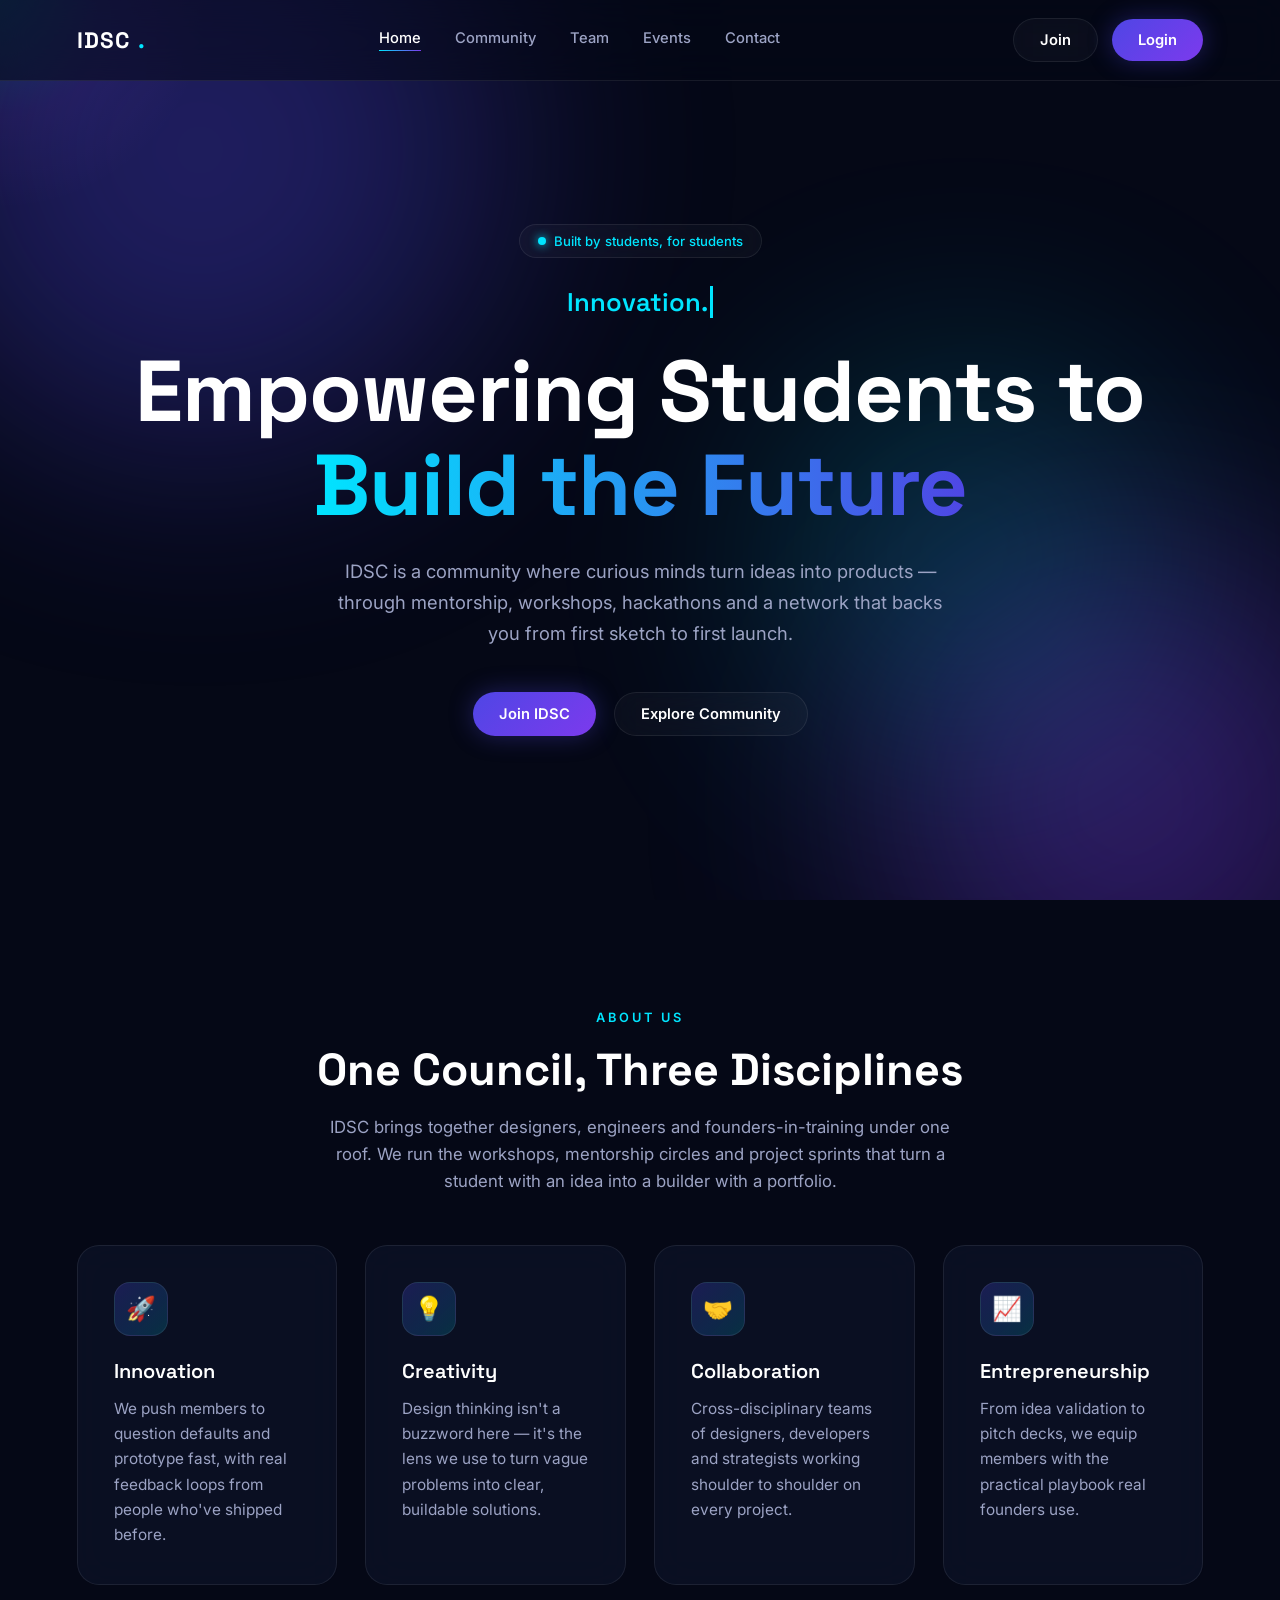
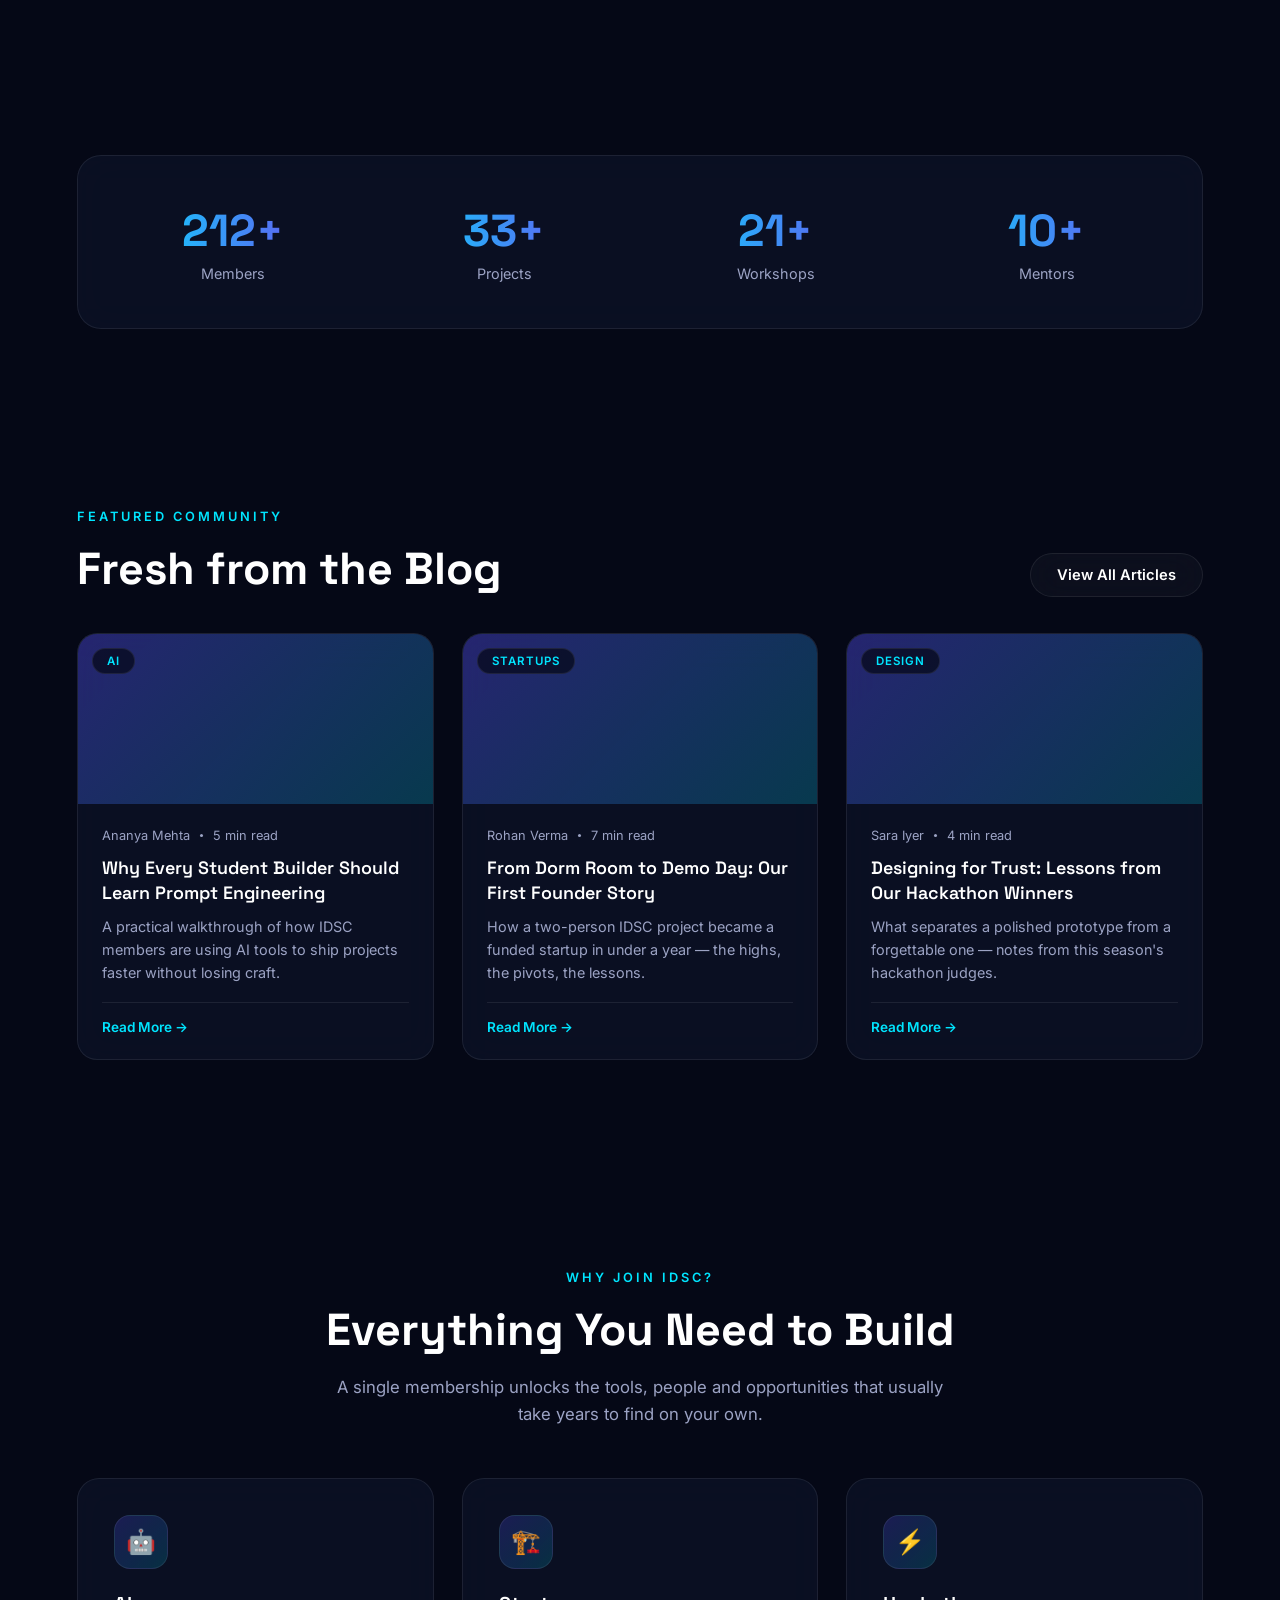
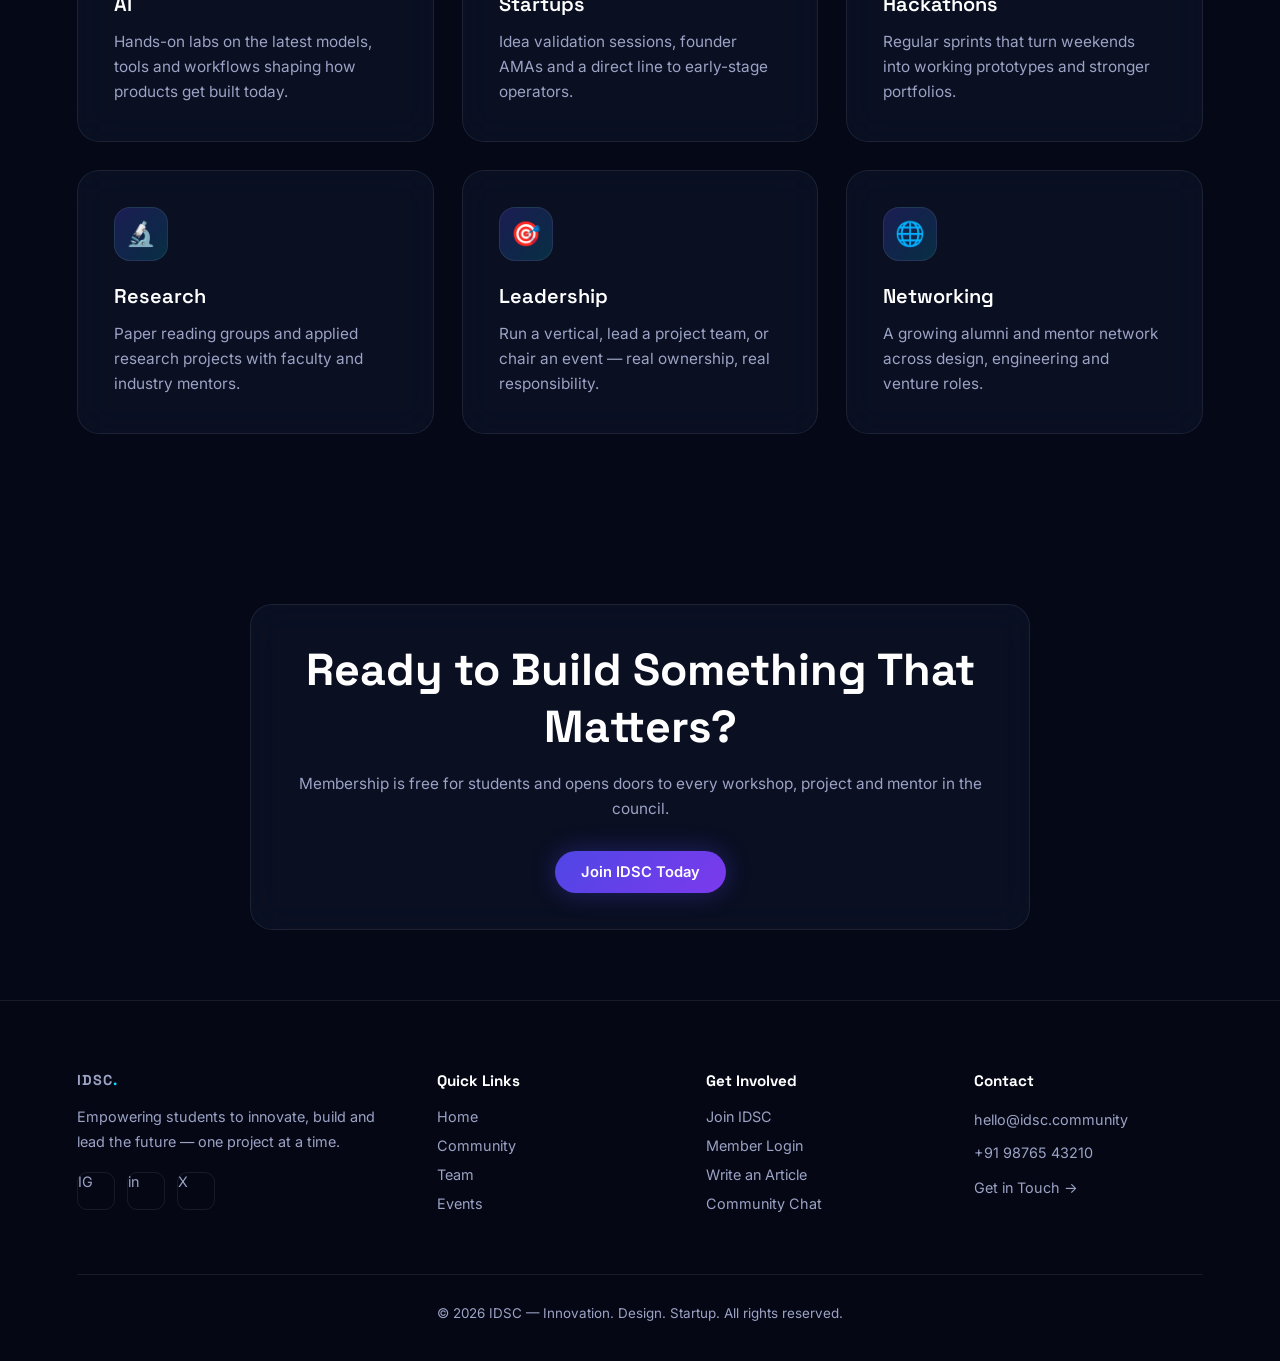
<file: index.html>
<!DOCTYPE html>
<html lang="en">
<head>
<meta charset="UTF-8">
<meta name="viewport" content="width=device-width, initial-scale=1.0">
<title>IDSC | Innovation. Design. Startup.</title>
<meta name="description" content="IDSC empowers students to innovate, build and lead the future through community, mentorship and hands-on projects.">
<link rel="stylesheet" href="style.css">
</head>
<body>
<div id="loader"><span>IDSC.</span></div>
<div id="page-transition"></div>
<div class="cursor-glow"></div>
<div class="bg-fx">
    <div class="blob blob-1"></div>
    <div class="blob blob-2"></div>
    <div class="blob blob-3"></div>
</div>

<nav>
    <a href="index.html" class="brand">IDSC<span class="brand-dot">.</span></a>
    <div class="nav-links">
        <a href="index.html" class="active">Home</a>
        <a href="community.html">Community</a>
        <a href="team.html">Team</a>
        <a href="events.html">Events</a>
        <a href="contact.html">Contact</a>
    </div>
    <div class="nav-actions">
        <a href="join.html" class="btn-outline">Join</a>
        <a href="login.html" class="btn-primary">Login</a>
    </div>
    <div class="hamburger"><span></span><span></span><span></span></div>
</nav>

<main>
    <section class="hero">
        <div class="hero-eyebrow"><span class="pulse"></span> Built by students, for students</div>
        <div class="typing-line" data-words='["Innovation.", "Design.", "Startup."]'></div>
        <h1>Empowering Students to <span class="gradient">Build the Future</span></h1>
        <p class="sub">IDSC is a community where curious minds turn ideas into products — through mentorship, workshops, hackathons and a network that backs you from first sketch to first launch.</p>
        <div class="hero-btns">
            <a href="join.html" class="btn-primary">Join IDSC</a>
            <a href="community.html" class="btn-outline">Explore Community</a>
        </div>
    </section>

    <section class="section">
        <span class="eyebrow center">About Us</span>
        <h2 class="section-title center">One Council, Three Disciplines</h2>
        <p class="section-sub center">IDSC brings together designers, engineers and founders-in-training under one roof. We run the workshops, mentorship circles and project sprints that turn a student with an idea into a builder with a portfolio.</p>
        <div class="grid grid-4 reveal">
            <div class="card">
                <div class="card-icon">🚀</div>
                <h3>Innovation</h3>
                <p>We push members to question defaults and prototype fast, with real feedback loops from people who've shipped before.</p>
            </div>
            <div class="card">
                <div class="card-icon">💡</div>
                <h3>Creativity</h3>
                <p>Design thinking isn't a buzzword here — it's the lens we use to turn vague problems into clear, buildable solutions.</p>
            </div>
            <div class="card">
                <div class="card-icon">🤝</div>
                <h3>Collaboration</h3>
                <p>Cross-disciplinary teams of designers, developers and strategists working shoulder to shoulder on every project.</p>
            </div>
            <div class="card">
                <div class="card-icon">📈</div>
                <h3>Entrepreneurship</h3>
                <p>From idea validation to pitch decks, we equip members with the practical playbook real founders use.</p>
            </div>
        </div>
    </section>

    <section class="section-tight">
        <div class="stats-bar reveal-zoom">
            <div class="stat"><div class="stat-num" data-count="250" data-suffix="+">0</div><div class="stat-label">Members</div></div>
            <div class="stat"><div class="stat-num" data-count="40" data-suffix="+">0</div><div class="stat-label">Projects</div></div>
            <div class="stat"><div class="stat-num" data-count="25" data-suffix="+">0</div><div class="stat-label">Workshops</div></div>
            <div class="stat"><div class="stat-num" data-count="12" data-suffix="+">0</div><div class="stat-label">Mentors</div></div>
        </div>
    </section>

    <section class="section">
        <div style="display:flex; justify-content:space-between; align-items:flex-end; flex-wrap:wrap; gap:20px; margin-bottom:36px;">
            <div>
                <span class="eyebrow">Featured Community</span>
                <h2 class="section-title" style="margin-bottom:0;">Fresh from the Blog</h2>
            </div>
            <a href="community.html" class="btn-outline">View All Articles</a>
        </div>
        <div class="grid grid-3 reveal">
            <div class="article-card">
                <div class="article-thumb"><span class="article-cat">AI</span></div>
                <div class="article-body">
                    <div class="article-meta"><span>Ananya Mehta</span><span class="dot"></span><span>5 min read</span></div>
                    <h3 class="article-title">Why Every Student Builder Should Learn Prompt Engineering</h3>
                    <p class="article-excerpt">A practical walkthrough of how IDSC members are using AI tools to ship projects faster without losing craft.</p>
                    <div class="article-footer"><a href="community.html" class="read-more">Read More →</a></div>
                </div>
            </div>
            <div class="article-card">
                <div class="article-thumb"><span class="article-cat">Startups</span></div>
                <div class="article-body">
                    <div class="article-meta"><span>Rohan Verma</span><span class="dot"></span><span>7 min read</span></div>
                    <h3 class="article-title">From Dorm Room to Demo Day: Our First Founder Story</h3>
                    <p class="article-excerpt">How a two-person IDSC project became a funded startup in under a year — the highs, the pivots, the lessons.</p>
                    <div class="article-footer"><a href="community.html" class="read-more">Read More →</a></div>
                </div>
            </div>
            <div class="article-card">
                <div class="article-thumb"><span class="article-cat">Design</span></div>
                <div class="article-body">
                    <div class="article-meta"><span>Sara Iyer</span><span class="dot"></span><span>4 min read</span></div>
                    <h3 class="article-title">Designing for Trust: Lessons from Our Hackathon Winners</h3>
                    <p class="article-excerpt">What separates a polished prototype from a forgettable one — notes from this season's hackathon judges.</p>
                    <div class="article-footer"><a href="community.html" class="read-more">Read More →</a></div>
                </div>
            </div>
        </div>
    </section>

    <section class="section">
        <span class="eyebrow center">Why Join IDSC?</span>
        <h2 class="section-title center">Everything You Need to Build</h2>
        <p class="section-sub center">A single membership unlocks the tools, people and opportunities that usually take years to find on your own.</p>
        <div class="grid grid-3 reveal">
            <div class="card"><div class="card-icon">🤖</div><h3>AI</h3><p>Hands-on labs on the latest models, tools and workflows shaping how products get built today.</p></div>
            <div class="card"><div class="card-icon">🏗️</div><h3>Startups</h3><p>Idea validation sessions, founder AMAs and a direct line to early-stage operators.</p></div>
            <div class="card"><div class="card-icon">⚡</div><h3>Hackathons</h3><p>Regular sprints that turn weekends into working prototypes and stronger portfolios.</p></div>
            <div class="card"><div class="card-icon">🔬</div><h3>Research</h3><p>Paper reading groups and applied research projects with faculty and industry mentors.</p></div>
            <div class="card"><div class="card-icon">🎯</div><h3>Leadership</h3><p>Run a vertical, lead a project team, or chair an event — real ownership, real responsibility.</p></div>
            <div class="card"><div class="card-icon">🌐</div><h3>Networking</h3><p>A growing alumni and mentor network across design, engineering and venture roles.</p></div>
        </div>
    </section>

    <section class="section-tight">
        <div class="card center reveal-zoom" style="max-width:780px;">
            <h2 class="section-title">Ready to Build Something That Matters?</h2>
            <p class="card-text" style="color:var(--text-muted); margin-bottom:30px;">Membership is free for students and opens doors to every workshop, project and mentor in the council.</p>
            <a href="join.html" class="btn-primary">Join IDSC Today</a>
        </div>
    </section>
</main>

<footer>
    <div class="footer-grid">
        <div class="footer-col">
            <a href="index.html" class="brand">IDSC<span class="brand-dot">.</span></a>
            <p style="margin-top:16px;">Empowering students to innovate, build and lead the future — one project at a time.</p>
            <div class="social-row">
                <a href="#" class="social-icon" aria-label="Instagram">IG</a>
                <a href="#" class="social-icon" aria-label="LinkedIn">in</a>
                <a href="#" class="social-icon" aria-label="X">X</a>
            </div>
        </div>
        <div class="footer-col">
            <h4>Quick Links</h4>
            <a href="index.html">Home</a>
            <a href="community.html">Community</a>
            <a href="team.html">Team</a>
            <a href="events.html">Events</a>
        </div>
        <div class="footer-col">
            <h4>Get Involved</h4>
            <a href="join.html">Join IDSC</a>
            <a href="login.html">Member Login</a>
            <a href="write-article.html">Write an Article</a>
            <a href="chat.html">Community Chat</a>
        </div>
        <div class="footer-col">
            <h4>Contact</h4>
            <p>hello@idsc.community</p>
            <p style="margin-top:8px;">+91 98765 43210</p>
            <a href="contact.html" style="margin-top:14px;">Get in Touch →</a>
        </div>
    </div>
    <div class="footer-bottom">&copy; 2026 IDSC — Innovation. Design. Startup. All rights reserved.</div>
</footer>

<script src="script.js"></script>
</body>
</html>
</file>
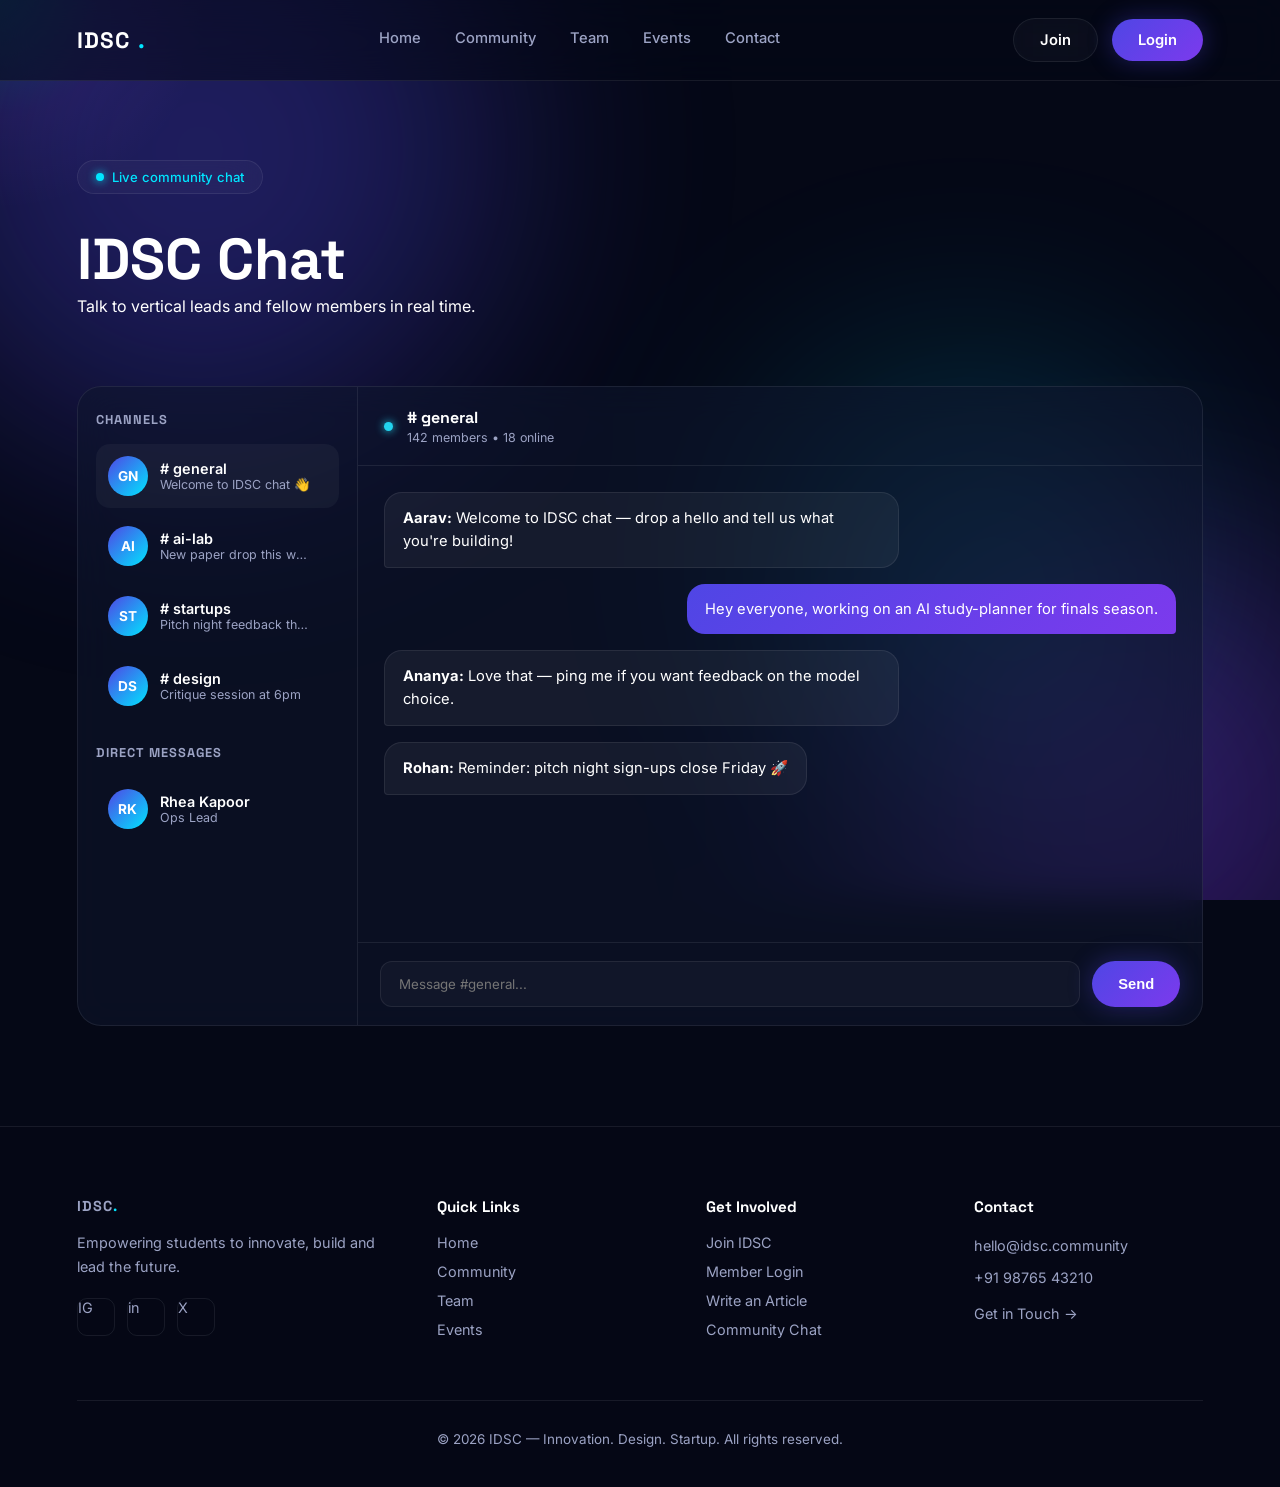
<file: chat.html>
<!DOCTYPE html>
<html lang="en">
<head>
<meta charset="UTF-8">
<meta name="viewport" content="width=device-width, initial-scale=1.0">
<title>Chat | IDSC</title>
<link rel="stylesheet" href="style.css">
</head>
<body>
<div id="loader"><span>IDSC.</span></div>
<div id="page-transition"></div>
<div class="cursor-glow"></div>
<div class="bg-fx"><div class="blob blob-1"></div><div class="blob blob-2"></div><div class="blob blob-3"></div></div>

<nav>
    <a href="index.html" class="brand">IDSC<span class="brand-dot">.</span></a>
    <div class="nav-links">
        <a href="index.html">Home</a>
        <a href="community.html">Community</a>
        <a href="team.html">Team</a>
        <a href="events.html">Events</a>
        <a href="contact.html">Contact</a>
    </div>
    <div class="nav-actions">
        <a href="join.html" class="btn-outline">Join</a>
        <a href="login.html" class="btn-primary">Login</a>
    </div>
    <div class="hamburger"><span></span><span></span><span></span></div>
</nav>

<main>
    <section class="hero-small" style="min-height:30vh;">
        <div class="hero-eyebrow"><span class="pulse"></span> Live community chat</div>
        <h1>IDSC <span class="gradient">Chat</span></h1>
        <p class="sub">Talk to vertical leads and fellow members in real time.</p>
    </section>

    <section class="section" style="padding-top:0;">
        <div class="chat-shell reveal-zoom">
            <div class="chat-sidebar">
                <h4>Channels</h4>
                <div class="chat-contact active">
                    <div class="chat-avatar">GN</div>
                    <div><div class="chat-contact-name"># general</div><div class="chat-contact-msg">Welcome to IDSC chat 👋</div></div>
                </div>
                <div class="chat-contact">
                    <div class="chat-avatar">AI</div>
                    <div><div class="chat-contact-name"># ai-lab</div><div class="chat-contact-msg">New paper drop this week</div></div>
                </div>
                <div class="chat-contact">
                    <div class="chat-avatar">ST</div>
                    <div><div class="chat-contact-name"># startups</div><div class="chat-contact-msg">Pitch night feedback thread</div></div>
                </div>
                <div class="chat-contact">
                    <div class="chat-avatar">DS</div>
                    <div><div class="chat-contact-name"># design</div><div class="chat-contact-msg">Critique session at 6pm</div></div>
                </div>
                <h4 style="margin-top:26px;">Direct Messages</h4>
                <div class="chat-contact">
                    <div class="chat-avatar">RK</div>
                    <div><div class="chat-contact-name">Rhea Kapoor</div><div class="chat-contact-msg">Ops Lead</div></div>
                </div>
            </div>
            <div class="chat-main">
                <div class="chat-header">
                    <div class="online-dot"></div>
                    <div>
                        <h3 style="font-size:1rem; margin-bottom:2px;"># general</h3>
                        <p style="font-size:0.78rem; color:var(--text-muted);">142 members • 18 online</p>
                    </div>
                </div>
                <div class="chat-body">
                    <div class="msg msg-in"><strong>Aarav:</strong> Welcome to IDSC chat — drop a hello and tell us what you're building!</div>
                    <div class="msg msg-out">Hey everyone, working on an AI study-planner for finals season.</div>
                    <div class="msg msg-in"><strong>Ananya:</strong> Love that — ping me if you want feedback on the model choice.</div>
                    <div class="msg msg-in"><strong>Rohan:</strong> Reminder: pitch night sign-ups close Friday 🚀</div>
                </div>
                <div class="chat-input-row">
                    <input type="text" class="form-control" placeholder="Message #general...">
                    <button class="btn-primary">Send</button>
                </div>
            </div>
        </div>
    </section>
</main>

<footer>
    <div class="footer-grid">
        <div class="footer-col">
            <a href="index.html" class="brand">IDSC<span class="brand-dot">.</span></a>
            <p style="margin-top:16px;">Empowering students to innovate, build and lead the future.</p>
            <div class="social-row">
                <a href="#" class="social-icon" aria-label="Instagram">IG</a>
                <a href="#" class="social-icon" aria-label="LinkedIn">in</a>
                <a href="#" class="social-icon" aria-label="X">X</a>
            </div>
        </div>
        <div class="footer-col">
            <h4>Quick Links</h4>
            <a href="index.html">Home</a>
            <a href="community.html">Community</a>
            <a href="team.html">Team</a>
            <a href="events.html">Events</a>
        </div>
        <div class="footer-col">
            <h4>Get Involved</h4>
            <a href="join.html">Join IDSC</a>
            <a href="login.html">Member Login</a>
            <a href="write-article.html">Write an Article</a>
            <a href="chat.html">Community Chat</a>
        </div>
        <div class="footer-col">
            <h4>Contact</h4>
            <p>hello@idsc.community</p>
            <p style="margin-top:8px;">+91 98765 43210</p>
            <a href="contact.html" style="margin-top:14px;">Get in Touch →</a>
        </div>
    </div>
    <div class="footer-bottom">&copy; 2026 IDSC — Innovation. Design. Startup. All rights reserved.</div>
</footer>

<script src="script.js"></script>
</body>
</html>
</file>
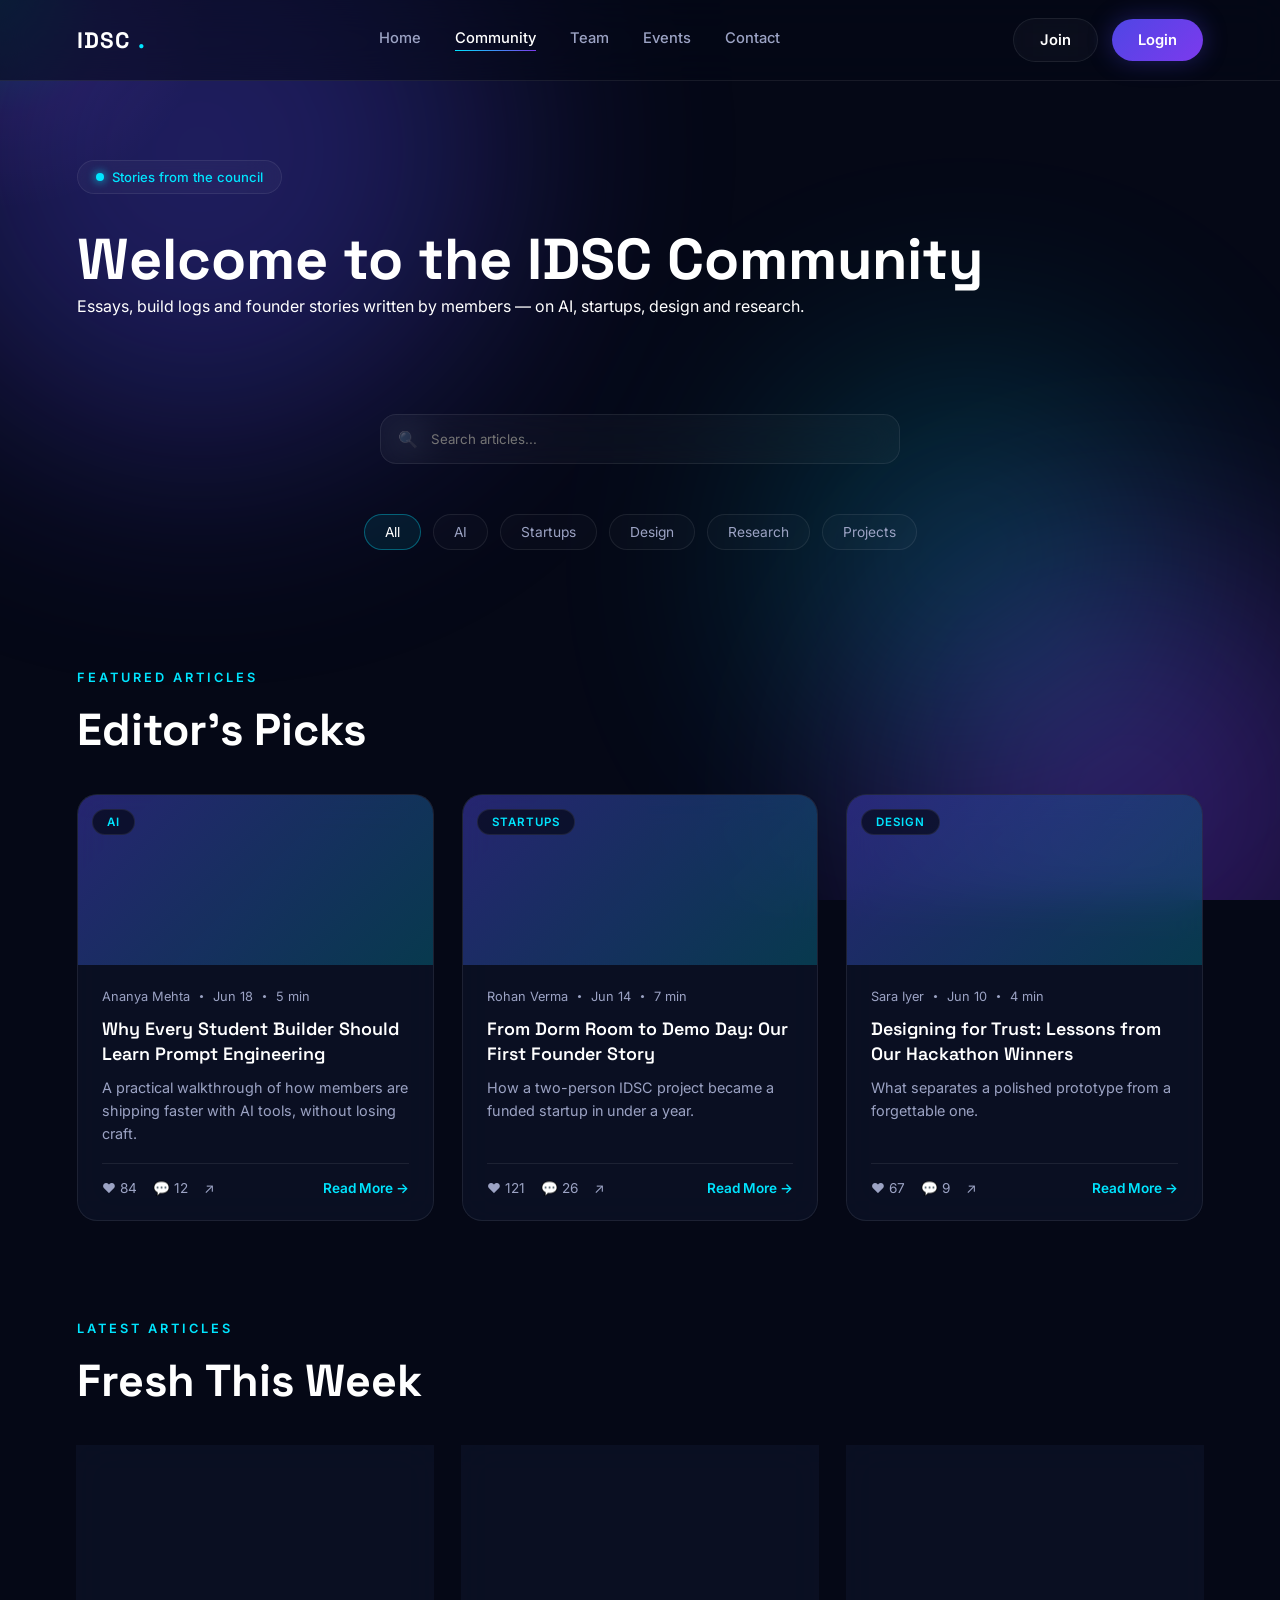
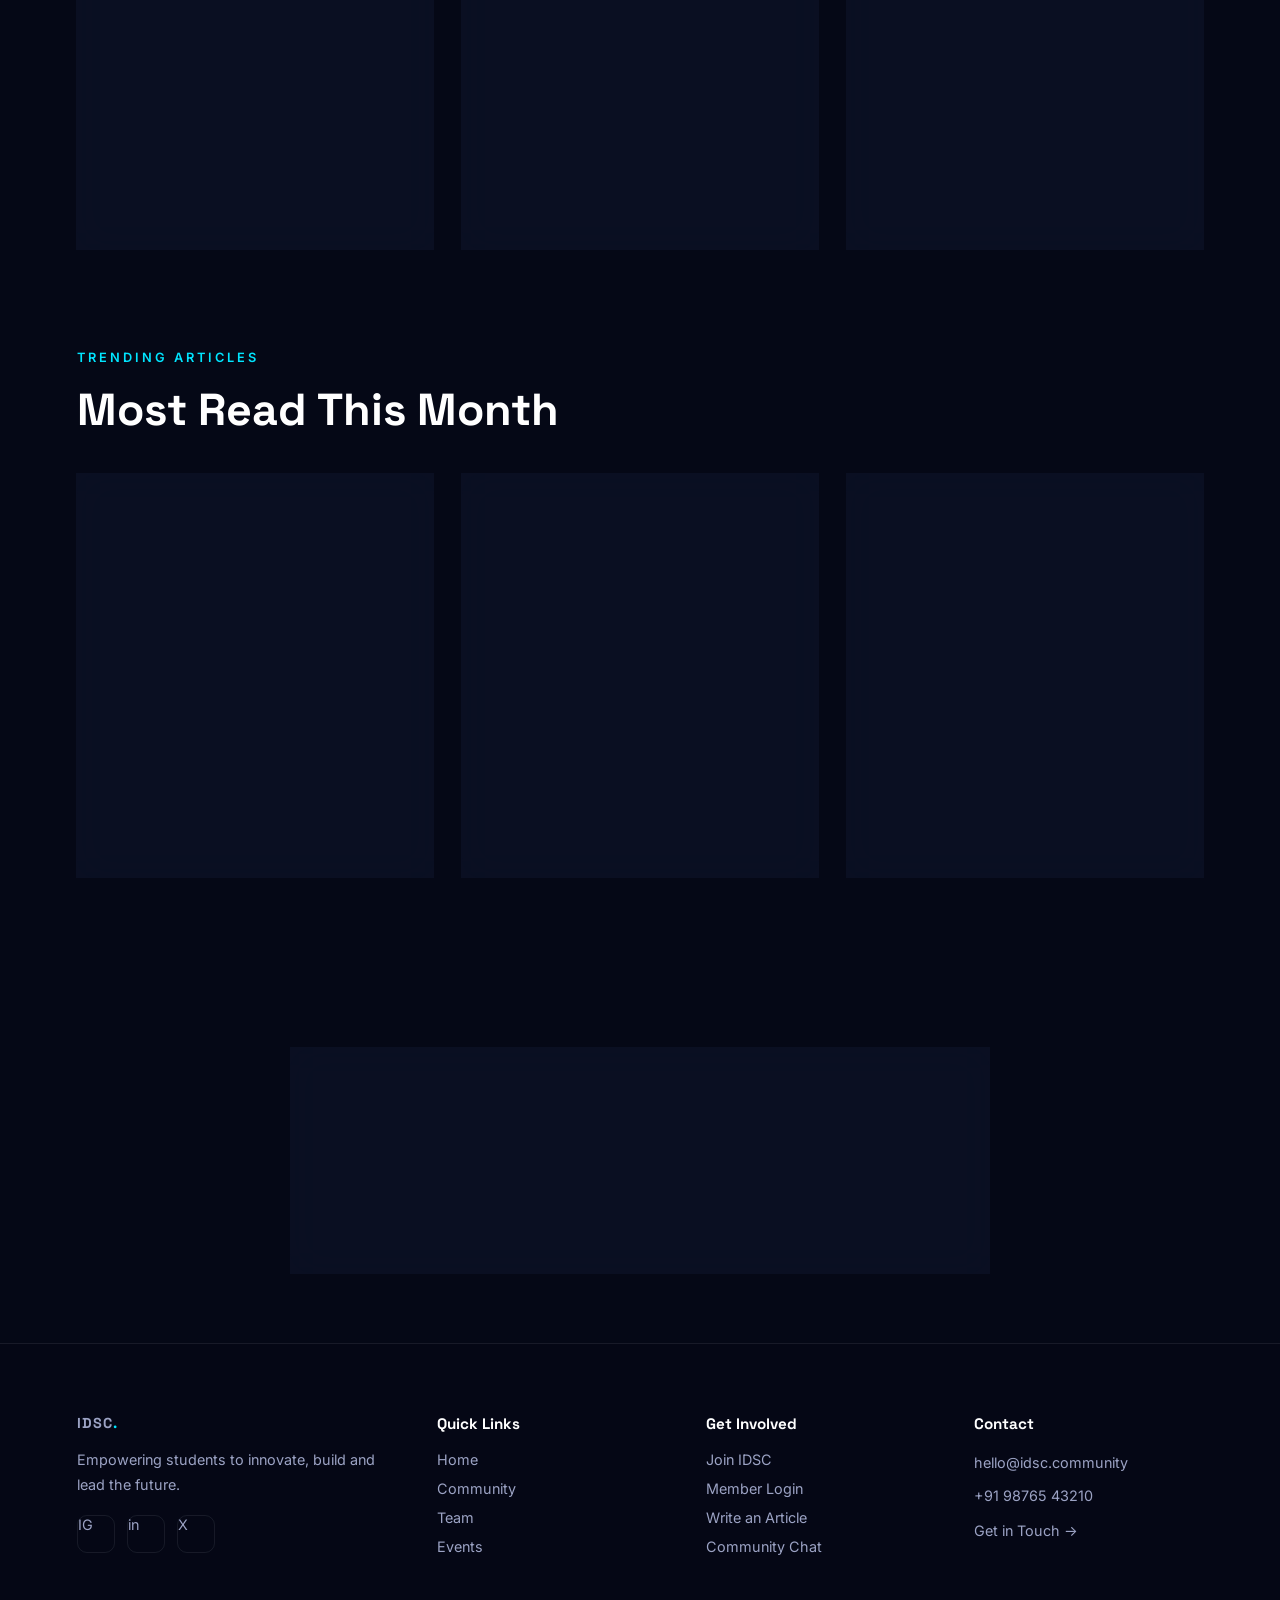
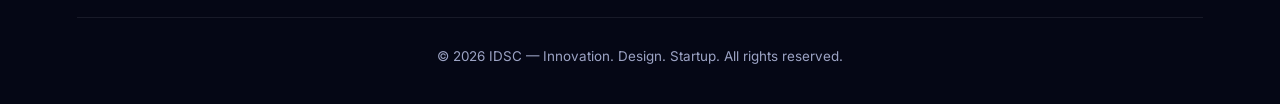
<file: community.html>
<!DOCTYPE html>
<html lang="en">
<head>
<meta charset="UTF-8">
<meta name="viewport" content="width=device-width, initial-scale=1.0">
<title>Community | IDSC</title>
<link rel="stylesheet" href="style.css">
</head>
<body>
<div id="loader"><span>IDSC.</span></div>
<div id="page-transition"></div>
<div class="cursor-glow"></div>
<div class="bg-fx"><div class="blob blob-1"></div><div class="blob blob-2"></div><div class="blob blob-3"></div></div>

<nav>
    <a href="index.html" class="brand">IDSC<span class="brand-dot">.</span></a>
    <div class="nav-links">
        <a href="index.html">Home</a>
        <a href="community.html" class="active">Community</a>
        <a href="team.html">Team</a>
        <a href="events.html">Events</a>
        <a href="contact.html">Contact</a>
    </div>
    <div class="nav-actions">
        <a href="join.html" class="btn-outline">Join</a>
        <a href="login.html" class="btn-primary">Login</a>
    </div>
    <div class="hamburger"><span></span><span></span><span></span></div>
</nav>

<main>
    <section class="hero-small" style="min-height:46vh;">
        <div class="hero-eyebrow"><span class="pulse"></span> Stories from the council</div>
        <h1>Welcome to the <span class="gradient">IDSC Community</span></h1>
        <p class="sub">Essays, build logs and founder stories written by members — on AI, startups, design and research.</p>
    </section>

    <section class="section-tight" style="padding-top:0;">
        <div class="search-bar reveal">
            <span class="search-icon">🔍</span>
            <input type="text" placeholder="Search articles...">
        </div>
        <div class="pill-row center" style="justify-content:center;">
            <div class="pill active" data-filter="all">All</div>
            <div class="pill" data-filter="ai">AI</div>
            <div class="pill" data-filter="startups">Startups</div>
            <div class="pill" data-filter="design">Design</div>
            <div class="pill" data-filter="research">Research</div>
            <div class="pill" data-filter="projects">Projects</div>
        </div>
    </section>

    <section class="section" style="padding-top:0;">
        <span class="eyebrow">Featured Articles</span>
        <h2 class="section-title" style="margin-bottom:36px;">Editor's Picks</h2>
        <div class="grid grid-3 reveal">
            <div class="article-card" data-category="ai" data-title="Why Every Student Builder Should Learn Prompt Engineering">
                <div class="article-thumb"><span class="article-cat">AI</span></div>
                <div class="article-body">
                    <div class="article-meta"><span>Ananya Mehta</span><span class="dot"></span><span>Jun 18</span><span class="dot"></span><span>5 min</span></div>
                    <h3 class="article-title">Why Every Student Builder Should Learn Prompt Engineering</h3>
                    <p class="article-excerpt">A practical walkthrough of how members are shipping faster with AI tools, without losing craft.</p>
                    <div class="article-footer">
                        <div class="article-actions"><span>♥ 84</span><span>💬 12</span><span>↗</span></div>
                        <a href="#" class="read-more">Read More →</a>
                    </div>
                </div>
            </div>
            <div class="article-card" data-category="startups" data-title="From Dorm Room to Demo Day: Our First Founder Story">
                <div class="article-thumb"><span class="article-cat">Startups</span></div>
                <div class="article-body">
                    <div class="article-meta"><span>Rohan Verma</span><span class="dot"></span><span>Jun 14</span><span class="dot"></span><span>7 min</span></div>
                    <h3 class="article-title">From Dorm Room to Demo Day: Our First Founder Story</h3>
                    <p class="article-excerpt">How a two-person IDSC project became a funded startup in under a year.</p>
                    <div class="article-footer">
                        <div class="article-actions"><span>♥ 121</span><span>💬 26</span><span>↗</span></div>
                        <a href="#" class="read-more">Read More →</a>
                    </div>
                </div>
            </div>
            <div class="article-card" data-category="design" data-title="Designing for Trust: Lessons from Our Hackathon Winners">
                <div class="article-thumb"><span class="article-cat">Design</span></div>
                <div class="article-body">
                    <div class="article-meta"><span>Sara Iyer</span><span class="dot"></span><span>Jun 10</span><span class="dot"></span><span>4 min</span></div>
                    <h3 class="article-title">Designing for Trust: Lessons from Our Hackathon Winners</h3>
                    <p class="article-excerpt">What separates a polished prototype from a forgettable one.</p>
                    <div class="article-footer">
                        <div class="article-actions"><span>♥ 67</span><span>💬 9</span><span>↗</span></div>
                        <a href="#" class="read-more">Read More →</a>
                    </div>
                </div>
            </div>
        </div>
    </section>

    <section class="section" style="padding-top:0;">
        <span class="eyebrow">Latest Articles</span>
        <h2 class="section-title" style="margin-bottom:36px;">Fresh This Week</h2>
        <div class="grid grid-3 reveal">
            <div class="article-card" data-category="research" data-title="Reading Group Notes: Diffusion Models for Beginners">
                <div class="article-thumb"><span class="article-cat">Research</span></div>
                <div class="article-body">
                    <div class="article-meta"><span>Devansh Rao</span><span class="dot"></span><span>Jun 26</span><span class="dot"></span><span>6 min</span></div>
                    <h3 class="article-title">Reading Group Notes: Diffusion Models for Beginners</h3>
                    <p class="article-excerpt">A summary of our weekly research session, written for newcomers to generative models.</p>
                    <div class="article-footer">
                        <div class="article-actions"><span>♥ 31</span><span>💬 4</span><span>↗</span></div>
                        <a href="#" class="read-more">Read More →</a>
                    </div>
                </div>
            </div>
            <div class="article-card" data-category="projects" data-title="Inside the Build: Our Campus Carpooling App">
                <div class="article-thumb"><span class="article-cat">Projects</span></div>
                <div class="article-body">
                    <div class="article-meta"><span>Priya Nair</span><span class="dot"></span><span>Jun 24</span><span class="dot"></span><span>5 min</span></div>
                    <h3 class="article-title">Inside the Build: Our Campus Carpooling App</h3>
                    <p class="article-excerpt">From whiteboard sketch to 300 active users — a project team's full build log.</p>
                    <div class="article-footer">
                        <div class="article-actions"><span>♥ 54</span><span>💬 11</span><span>↗</span></div>
                        <a href="#" class="read-more">Read More →</a>
                    </div>
                </div>
            </div>
            <div class="article-card" data-category="ai" data-title="Picking the Right Model for a Student Budget">
                <div class="article-thumb"><span class="article-cat">AI</span></div>
                <div class="article-body">
                    <div class="article-meta"><span>Karan Shah</span><span class="dot"></span><span>Jun 21</span><span class="dot"></span><span>4 min</span></div>
                    <h3 class="article-title">Picking the Right Model for a Student Budget</h3>
                    <p class="article-excerpt">A no-nonsense comparison of free and low-cost AI tools worth your time.</p>
                    <div class="article-footer">
                        <div class="article-actions"><span>♥ 42</span><span>💬 7</span><span>↗</span></div>
                        <a href="#" class="read-more">Read More →</a>
                    </div>
                </div>
            </div>
        </div>
    </section>

    <section class="section" style="padding-top:0;">
        <span class="eyebrow">Trending Articles</span>
        <h2 class="section-title" style="margin-bottom:36px;">Most Read This Month</h2>
        <div class="grid grid-3 reveal">
            <div class="article-card" data-category="startups" data-title="Pitch Decks That Actually Get Read">
                <div class="article-thumb"><span class="article-cat">Startups</span></div>
                <div class="article-body">
                    <div class="article-meta"><span>Rohan Verma</span><span class="dot"></span><span>Jun 2</span><span class="dot"></span><span>6 min</span></div>
                    <h3 class="article-title">Pitch Decks That Actually Get Read</h3>
                    <p class="article-excerpt">The slide order, word counts and one slide most founders forget.</p>
                    <div class="article-footer">
                        <div class="article-actions"><span>♥ 203</span><span>💬 38</span><span>↗</span></div>
                        <a href="#" class="read-more">Read More →</a>
                    </div>
                </div>
            </div>
            <div class="article-card" data-category="design" data-title="A Beginner's Guide to Glassmorphism">
                <div class="article-thumb"><span class="article-cat">Design</span></div>
                <div class="article-body">
                    <div class="article-meta"><span>Sara Iyer</span><span class="dot"></span><span>May 29</span><span class="dot"></span><span>5 min</span></div>
                    <h3 class="article-title">A Beginner's Guide to Glassmorphism</h3>
                    <p class="article-excerpt">Why this aesthetic keeps showing up in product design — and how to use it well.</p>
                    <div class="article-footer">
                        <div class="article-actions"><span>♥ 178</span><span>💬 21</span><span>↗</span></div>
                        <a href="#" class="read-more">Read More →</a>
                    </div>
                </div>
            </div>
            <div class="article-card" data-category="research" data-title="What Faculty-Backed Research Actually Looks Like">
                <div class="article-thumb"><span class="article-cat">Research</span></div>
                <div class="article-body">
                    <div class="article-meta"><span>Devansh Rao</span><span class="dot"></span><span>May 25</span><span class="dot"></span><span>7 min</span></div>
                    <h3 class="article-title">What Faculty-Backed Research Actually Looks Like</h3>
                    <p class="article-excerpt">Demystifying how undergrad researchers get involved in real publications.</p>
                    <div class="article-footer">
                        <div class="article-actions"><span>♥ 96</span><span>💬 14</span><span>↗</span></div>
                        <a href="#" class="read-more">Read More →</a>
                    </div>
                </div>
            </div>
        </div>
    </section>

    <section class="section-tight">
        <div class="card center reveal-zoom" style="max-width:700px;">
            <h2 class="section-title" style="font-size:2rem;">Have Something to Share?</h2>
            <p style="color:var(--text-muted); margin-bottom:28px;">Write up your project, research or startup journey for the IDSC community.</p>
            <a href="write-article.html" class="btn-primary">Write an Article</a>
        </div>
    </section>
</main>

<footer>
    <div class="footer-grid">
        <div class="footer-col">
            <a href="index.html" class="brand">IDSC<span class="brand-dot">.</span></a>
            <p style="margin-top:16px;">Empowering students to innovate, build and lead the future.</p>
            <div class="social-row">
                <a href="#" class="social-icon" aria-label="Instagram">IG</a>
                <a href="#" class="social-icon" aria-label="LinkedIn">in</a>
                <a href="#" class="social-icon" aria-label="X">X</a>
            </div>
        </div>
        <div class="footer-col">
            <h4>Quick Links</h4>
            <a href="index.html">Home</a>
            <a href="community.html">Community</a>
            <a href="team.html">Team</a>
            <a href="events.html">Events</a>
        </div>
        <div class="footer-col">
            <h4>Get Involved</h4>
            <a href="join.html">Join IDSC</a>
            <a href="login.html">Member Login</a>
            <a href="write-article.html">Write an Article</a>
            <a href="chat.html">Community Chat</a>
        </div>
        <div class="footer-col">
            <h4>Contact</h4>
            <p>hello@idsc.community</p>
            <p style="margin-top:8px;">+91 98765 43210</p>
            <a href="contact.html" style="margin-top:14px;">Get in Touch →</a>
        </div>
    </div>
    <div class="footer-bottom">&copy; 2026 IDSC — Innovation. Design. Startup. All rights reserved.</div>
</footer>

<script src="script.js"></script>
</body>
</html>
</file>
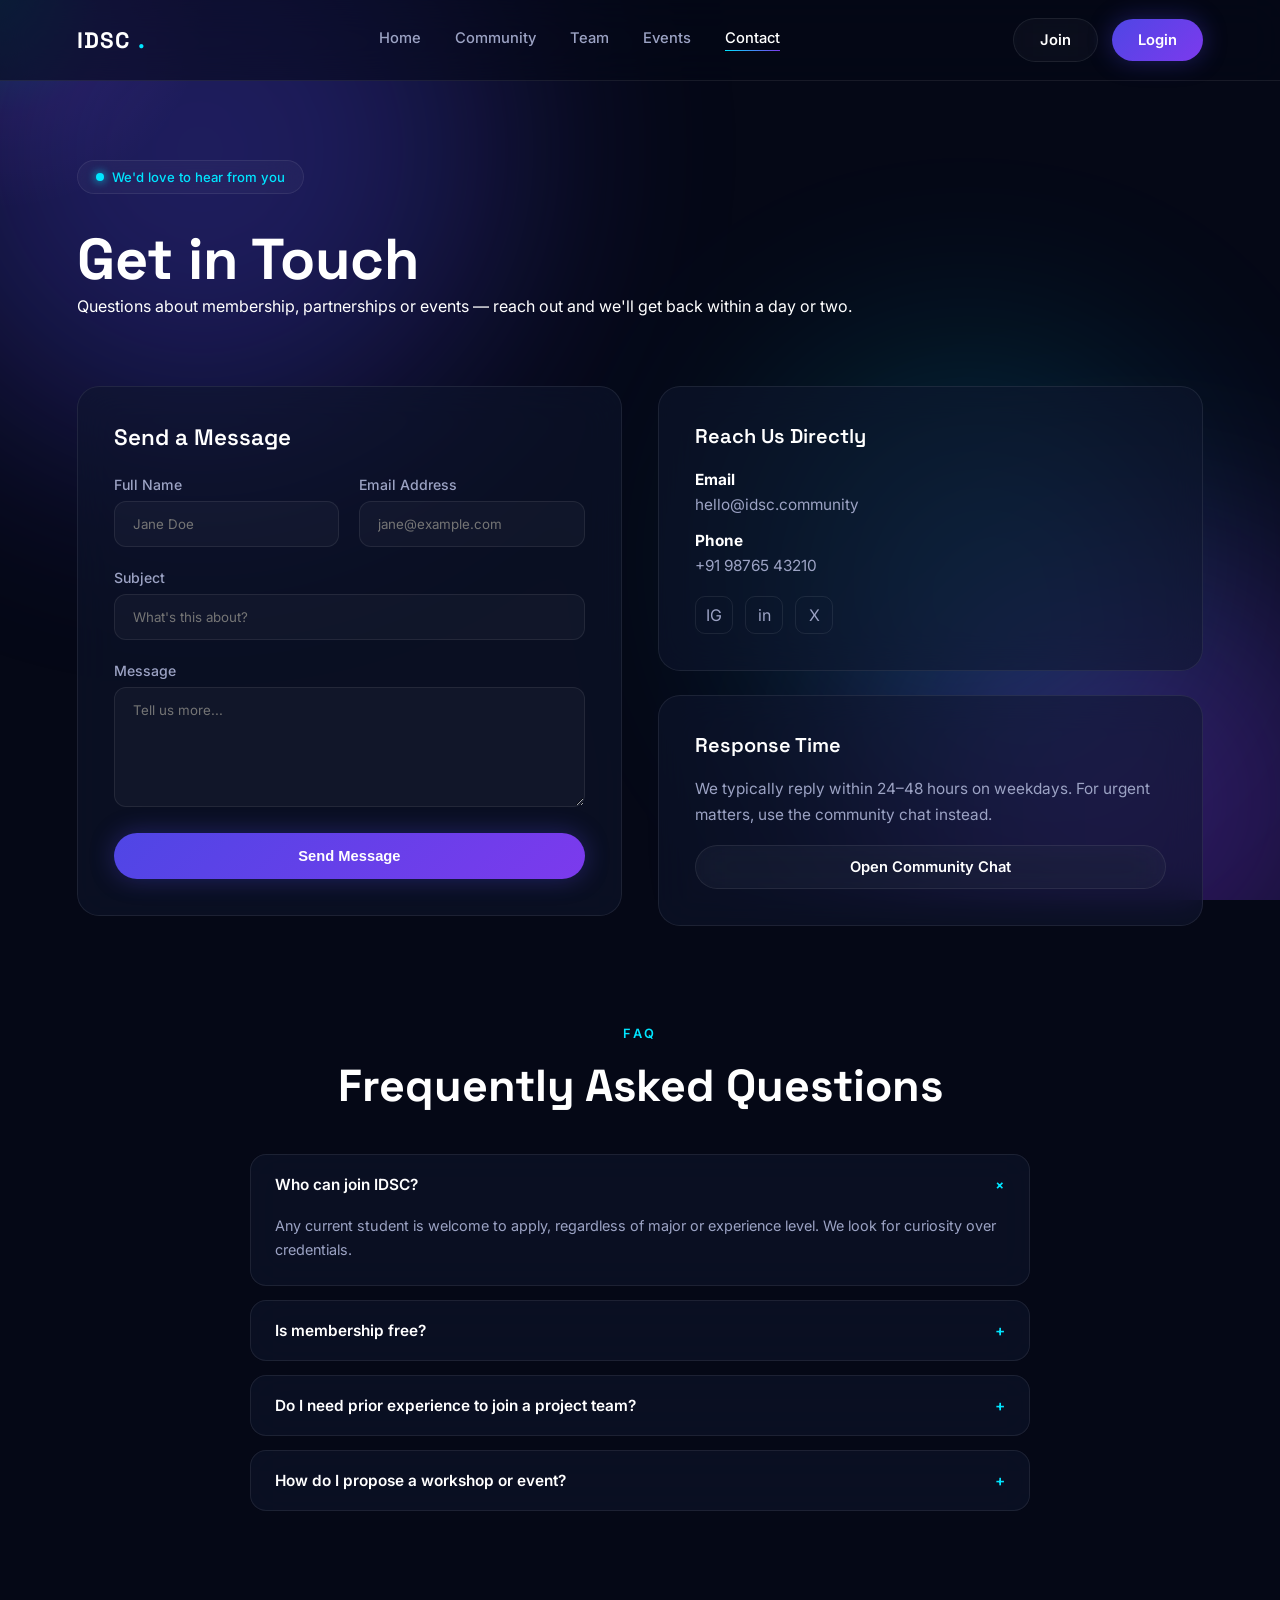
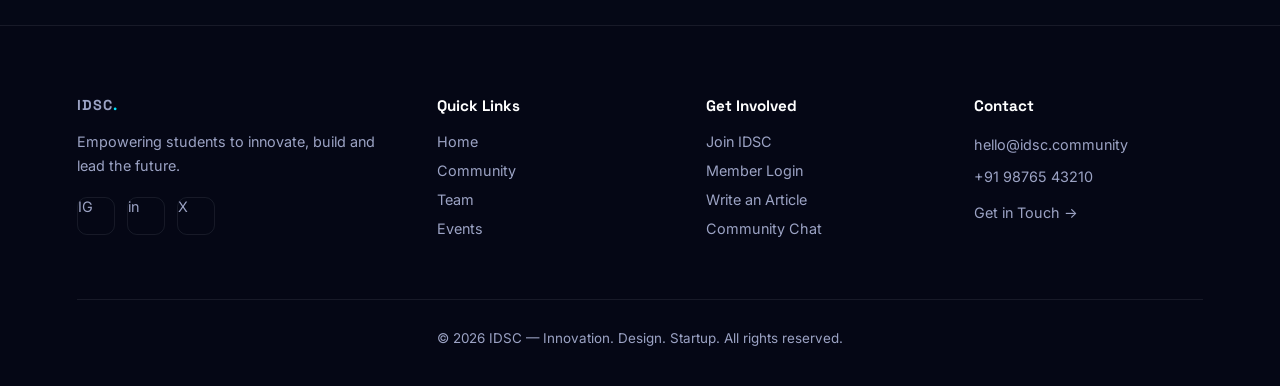
<file: contact.html>
<!DOCTYPE html>
<html lang="en">
<head>
<meta charset="UTF-8">
<meta name="viewport" content="width=device-width, initial-scale=1.0">
<title>Contact | IDSC</title>
<link rel="stylesheet" href="style.css">
</head>
<body>
<div id="loader"><span>IDSC.</span></div>
<div id="page-transition"></div>
<div class="cursor-glow"></div>
<div class="bg-fx"><div class="blob blob-1"></div><div class="blob blob-2"></div><div class="blob blob-3"></div></div>

<nav>
    <a href="index.html" class="brand">IDSC<span class="brand-dot">.</span></a>
    <div class="nav-links">
        <a href="index.html">Home</a>
        <a href="community.html">Community</a>
        <a href="team.html">Team</a>
        <a href="events.html">Events</a>
        <a href="contact.html" class="active">Contact</a>
    </div>
    <div class="nav-actions">
        <a href="join.html" class="btn-outline">Join</a>
        <a href="login.html" class="btn-primary">Login</a>
    </div>
    <div class="hamburger"><span></span><span></span><span></span></div>
</nav>

<main>
    <section class="hero-small" style="min-height:40vh;">
        <div class="hero-eyebrow"><span class="pulse"></span> We'd love to hear from you</div>
        <h1>Get in <span class="gradient">Touch</span></h1>
        <p class="sub">Questions about membership, partnerships or events — reach out and we'll get back within a day or two.</p>
    </section>

    <section class="section" style="padding-top:0;">
        <div class="grid grid-2" style="align-items:start; gap:36px;">
            <div class="card reveal-left">
                <h3 style="margin-bottom:24px; font-size:1.4rem;">Send a Message</h3>
                <form>
                    <div class="grid grid-2" style="gap:20px;">
                        <div class="form-group">
                            <label for="cName">Full Name</label>
                            <input id="cName" type="text" class="form-control" placeholder="Jane Doe" required>
                        </div>
                        <div class="form-group">
                            <label for="cEmail">Email Address</label>
                            <input id="cEmail" type="email" class="form-control" placeholder="jane@example.com" required>
                        </div>
                    </div>
                    <div class="form-group">
                        <label for="cSubject">Subject</label>
                        <input id="cSubject" type="text" class="form-control" placeholder="What's this about?" required>
                    </div>
                    <div class="form-group">
                        <label for="cMsg">Message</label>
                        <textarea id="cMsg" class="form-control" rows="5" placeholder="Tell us more..." required></textarea>
                    </div>
                    <button type="submit" class="btn-primary" style="width:100%; padding:15px;">Send Message</button>
                </form>
            </div>

            <div class="reveal-right">
                <div class="card" style="margin-bottom:24px;">
                    <h3 style="margin-bottom:18px;">Reach Us Directly</h3>
                    <p style="margin-bottom:10px;"><strong style="color:var(--text);">Email</strong><br>hello@idsc.community</p>
                    <p style="margin-bottom:10px;"><strong style="color:var(--text);">Phone</strong><br>+91 98765 43210</p>
                    <div class="social-row">
                        <a href="#" class="social-icon" aria-label="Instagram">IG</a>
                        <a href="#" class="social-icon" aria-label="LinkedIn">in</a>
                        <a href="#" class="social-icon" aria-label="X">X</a>
                    </div>
                </div>
                <div class="card">
                    <h3 style="margin-bottom:18px;">Response Time</h3>
                    <p>We typically reply within 24–48 hours on weekdays. For urgent matters, use the community chat instead.</p>
                    <a href="chat.html" class="btn-outline" style="margin-top:18px; width:100%;">Open Community Chat</a>
                </div>
            </div>
        </div>
    </section>

    <section class="section" style="padding-top:0;">
        <span class="eyebrow center">FAQ</span>
        <h2 class="section-title center" style="margin-bottom:40px;">Frequently Asked Questions</h2>
        <div style="max-width:780px; margin:0 auto;">
            <div class="faq-item open">
                <div class="faq-q">Who can join IDSC? <span class="faq-icon">+</span></div>
                <div class="faq-a">Any current student is welcome to apply, regardless of major or experience level. We look for curiosity over credentials.</div>
            </div>
            <div class="faq-item">
                <div class="faq-q">Is membership free? <span class="faq-icon">+</span></div>
                <div class="faq-a">Yes. Membership is free for all enrolled students. Some specialized workshops may have limited seats.</div>
            </div>
            <div class="faq-item">
                <div class="faq-q">Do I need prior experience to join a project team? <span class="faq-icon">+</span></div>
                <div class="faq-a">No. Most members start by attending workshops and join project teams once they find a vertical that fits their interests.</div>
            </div>
            <div class="faq-item">
                <div class="faq-q">How do I propose a workshop or event? <span class="faq-icon">+</span></div>
                <div class="faq-a">Send us a message through this contact form or the community chat with your idea, and a vertical lead will follow up.</div>
            </div>
        </div>
    </section>
</main>

<footer>
    <div class="footer-grid">
        <div class="footer-col">
            <a href="index.html" class="brand">IDSC<span class="brand-dot">.</span></a>
            <p style="margin-top:16px;">Empowering students to innovate, build and lead the future.</p>
            <div class="social-row">
                <a href="#" class="social-icon" aria-label="Instagram">IG</a>
                <a href="#" class="social-icon" aria-label="LinkedIn">in</a>
                <a href="#" class="social-icon" aria-label="X">X</a>
            </div>
        </div>
        <div class="footer-col">
            <h4>Quick Links</h4>
            <a href="index.html">Home</a>
            <a href="community.html">Community</a>
            <a href="team.html">Team</a>
            <a href="events.html">Events</a>
        </div>
        <div class="footer-col">
            <h4>Get Involved</h4>
            <a href="join.html">Join IDSC</a>
            <a href="login.html">Member Login</a>
            <a href="write-article.html">Write an Article</a>
            <a href="chat.html">Community Chat</a>
        </div>
        <div class="footer-col">
            <h4>Contact</h4>
            <p>hello@idsc.community</p>
            <p style="margin-top:8px;">+91 98765 43210</p>
            <a href="contact.html" style="margin-top:14px;">Get in Touch →</a>
        </div>
    </div>
    <div class="footer-bottom">&copy; 2026 IDSC — Innovation. Design. Startup. All rights reserved.</div>
</footer>

<script src="script.js"></script>
</body>
</html>
</file>
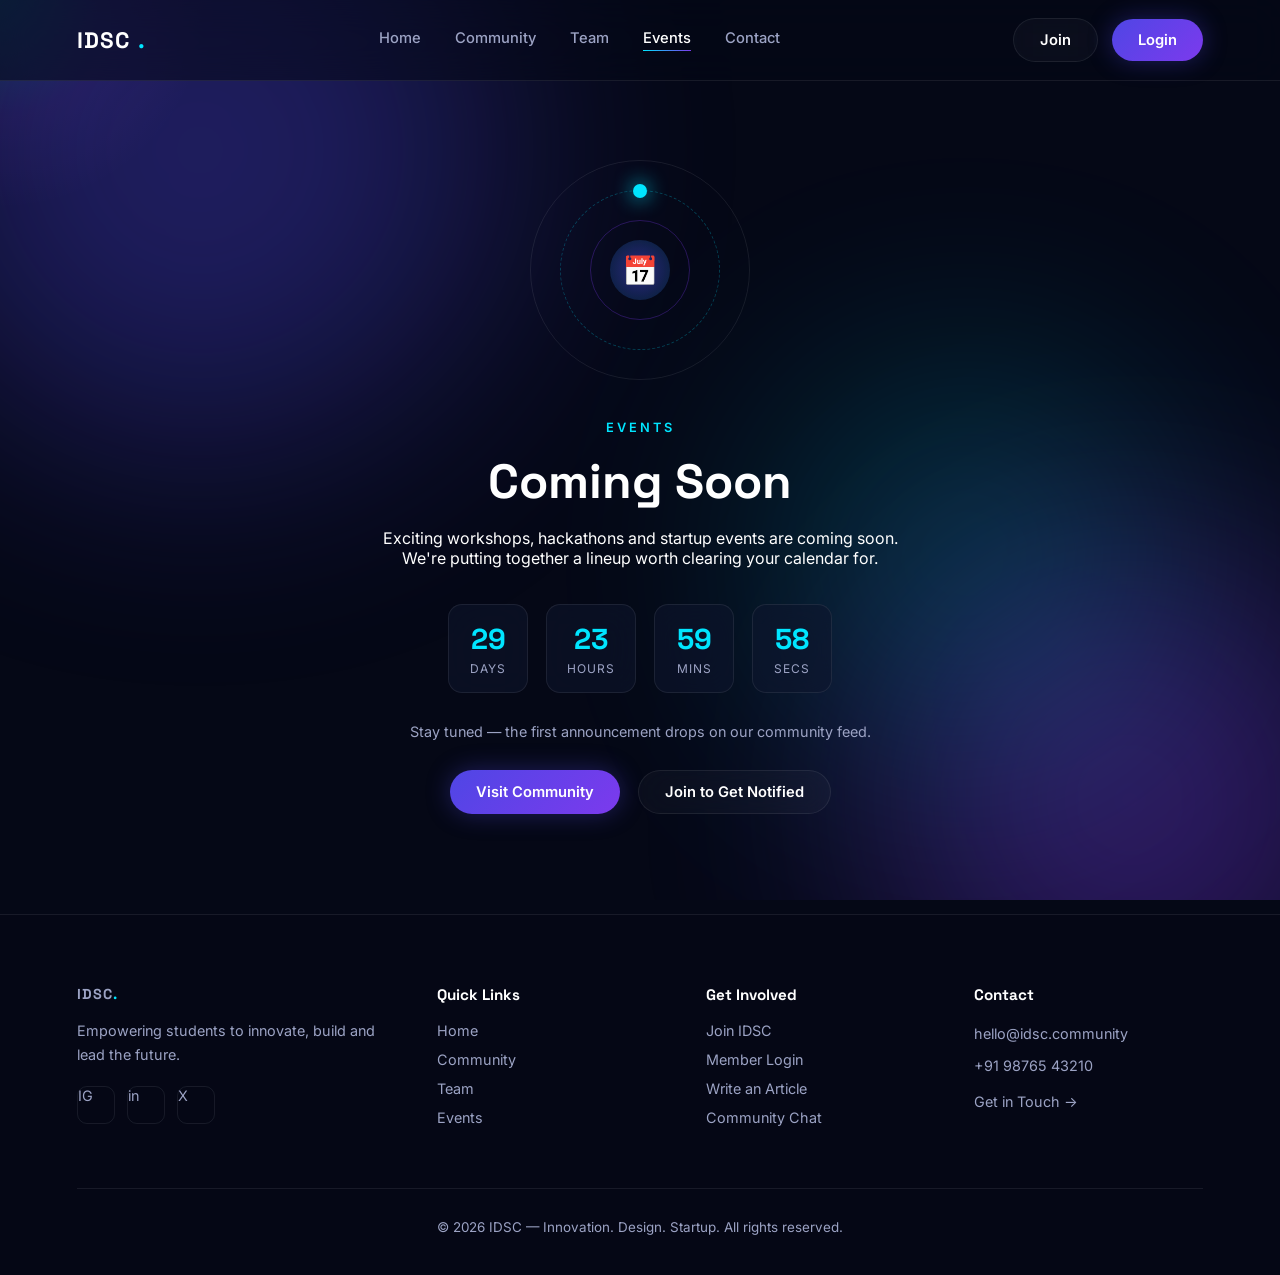
<file: events.html>
<!DOCTYPE html>
<html lang="en">
<head>
<meta charset="UTF-8">
<meta name="viewport" content="width=device-width, initial-scale=1.0">
<title>Events | IDSC</title>
<link rel="stylesheet" href="style.css">
</head>
<body>
<div id="loader"><span>IDSC.</span></div>
<div id="page-transition"></div>
<div class="cursor-glow"></div>
<div class="bg-fx"><div class="blob blob-1"></div><div class="blob blob-2"></div><div class="blob blob-3"></div></div>

<nav>
    <a href="index.html" class="brand">IDSC<span class="brand-dot">.</span></a>
    <div class="nav-links">
        <a href="index.html">Home</a>
        <a href="community.html">Community</a>
        <a href="team.html">Team</a>
        <a href="events.html" class="active">Events</a>
        <a href="contact.html">Contact</a>
    </div>
    <div class="nav-actions">
        <a href="join.html" class="btn-outline">Join</a>
        <a href="login.html" class="btn-primary">Login</a>
    </div>
    <div class="hamburger"><span></span><span></span><span></span></div>
</nav>

<main>
    <section class="coming-soon">
        <div class="coming-illustration reveal-zoom in">
            <div class="orbit-ring r3"></div>
            <div class="orbit-ring r2"><span class="orbit-dot"></span></div>
            <div class="orbit-ring"></div>
            <div class="coming-core">📅</div>
        </div>
        <span class="eyebrow">Events</span>
        <h1 class="section-title" style="font-size:clamp(2rem,5vw,3rem);">Coming Soon</h1>
        <p class="sub" style="max-width:560px;">Exciting workshops, hackathons and startup events are coming soon. We're putting together a lineup worth clearing your calendar for.</p>

        <div class="countdown" id="countdown">
            <div class="cd-box"><div class="cd-num" id="cd-days">00</div><div class="cd-label">Days</div></div>
            <div class="cd-box"><div class="cd-num" id="cd-hours">00</div><div class="cd-label">Hours</div></div>
            <div class="cd-box"><div class="cd-num" id="cd-mins">00</div><div class="cd-label">Mins</div></div>
            <div class="cd-box"><div class="cd-num" id="cd-secs">00</div><div class="cd-label">Secs</div></div>
        </div>

        <p style="color:var(--text-muted); font-size:0.9rem; margin-top:30px;">Stay tuned — the first announcement drops on our community feed.</p>
        <div class="hero-btns" style="margin-top:30px;">
            <a href="community.html" class="btn-primary">Visit Community</a>
            <a href="join.html" class="btn-outline">Join to Get Notified</a>
        </div>
    </section>
</main>

<footer>
    <div class="footer-grid">
        <div class="footer-col">
            <a href="index.html" class="brand">IDSC<span class="brand-dot">.</span></a>
            <p style="margin-top:16px;">Empowering students to innovate, build and lead the future.</p>
            <div class="social-row">
                <a href="#" class="social-icon" aria-label="Instagram">IG</a>
                <a href="#" class="social-icon" aria-label="LinkedIn">in</a>
                <a href="#" class="social-icon" aria-label="X">X</a>
            </div>
        </div>
        <div class="footer-col">
            <h4>Quick Links</h4>
            <a href="index.html">Home</a>
            <a href="community.html">Community</a>
            <a href="team.html">Team</a>
            <a href="events.html">Events</a>
        </div>
        <div class="footer-col">
            <h4>Get Involved</h4>
            <a href="join.html">Join IDSC</a>
            <a href="login.html">Member Login</a>
            <a href="write-article.html">Write an Article</a>
            <a href="chat.html">Community Chat</a>
        </div>
        <div class="footer-col">
            <h4>Contact</h4>
            <p>hello@idsc.community</p>
            <p style="margin-top:8px;">+91 98765 43210</p>
            <a href="contact.html" style="margin-top:14px;">Get in Touch →</a>
        </div>
    </div>
    <div class="footer-bottom">&copy; 2026 IDSC — Innovation. Design. Startup. All rights reserved.</div>
</footer>

<script src="script.js"></script>
<script>
    // Optional countdown — targets 30 days from now, ready to be replaced with a real event date
    (function () {
        const target = new Date();
        target.setDate(target.getDate() + 30);
        function update() {
            const now = new Date();
            let diff = Math.max(0, target - now);
            const d = Math.floor(diff / 86400000);
            const h = Math.floor((diff % 86400000) / 3600000);
            const m = Math.floor((diff % 3600000) / 60000);
            const s = Math.floor((diff % 60000) / 1000);
            document.getElementById("cd-days").textContent = String(d).padStart(2, "0");
            document.getElementById("cd-hours").textContent = String(h).padStart(2, "0");
            document.getElementById("cd-mins").textContent = String(m).padStart(2, "0");
            document.getElementById("cd-secs").textContent = String(s).padStart(2, "0");
        }
        update();
        setInterval(update, 1000);
    })();
</script>
</body>
</html>
</file>
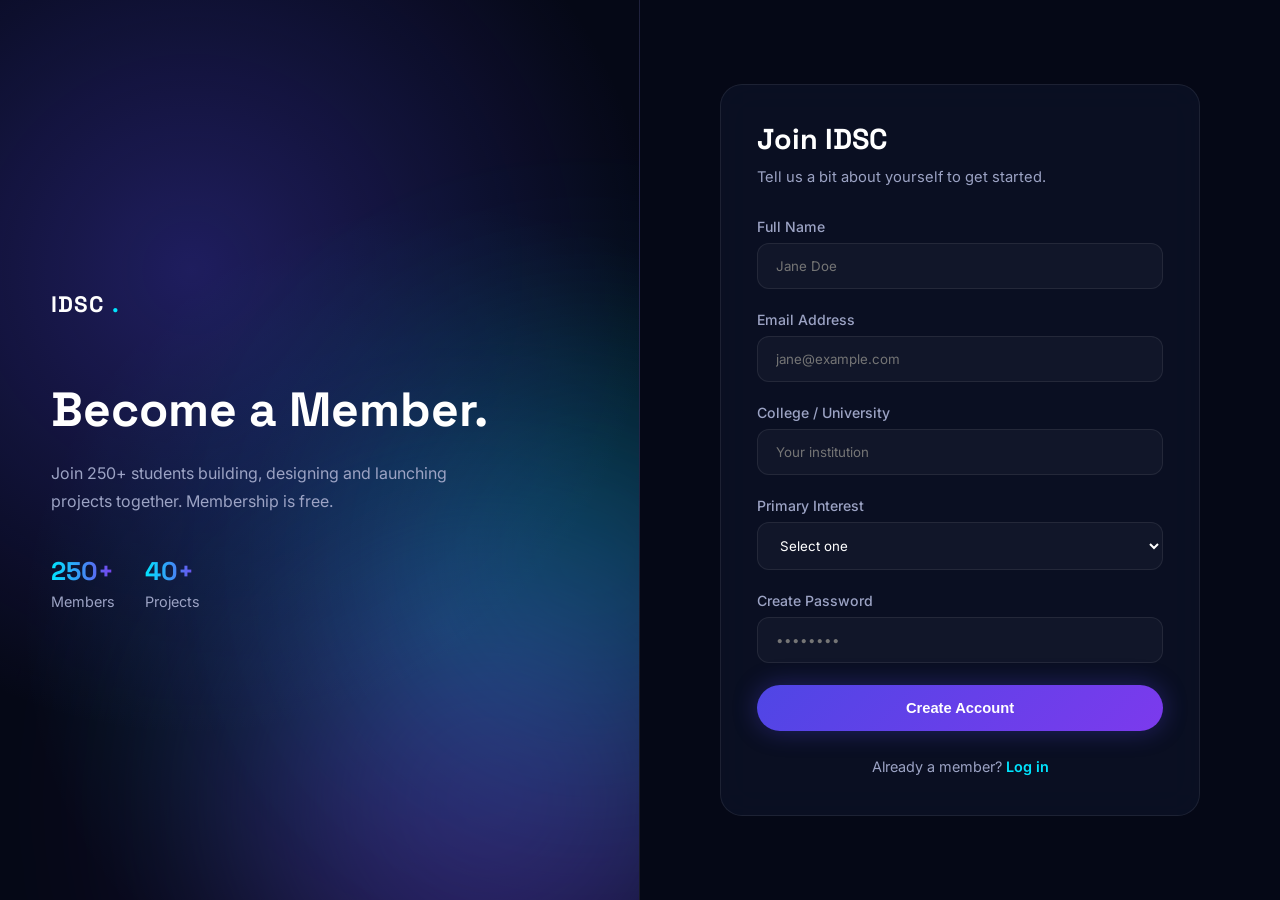
<file: join.html>
<!DOCTYPE html>
<html lang="en">
<head>
<meta charset="UTF-8">
<meta name="viewport" content="width=device-width, initial-scale=1.0">
<title>Join | IDSC</title>
<link rel="stylesheet" href="style.css">
</head>
<body>
<div id="loader"><span>IDSC.</span></div>
<div id="page-transition"></div>
<div class="cursor-glow"></div>

<main>
    <div class="split">
        <div class="split-visual">
            <div class="bg-fx" style="position:absolute;"><div class="blob blob-2"></div><div class="blob blob-3"></div></div>
            <a href="index.html" class="brand" style="position:relative; z-index:2; margin-bottom:60px;">IDSC<span class="brand-dot">.</span></a>
            <h1 style="position:relative; z-index:2; font-size:clamp(2rem,4vw,3rem); margin-bottom:20px;">Become a <span class="gradient">Member.</span></h1>
            <p style="position:relative; z-index:2; color:var(--text-muted); max-width:420px; line-height:1.7;">Join 250+ students building, designing and launching projects together. Membership is free.</p>
            <div style="position:relative; z-index:2; margin-top:40px; display:flex; gap:30px;">
                <div><div class="stat-num" style="font-size:1.6rem;">250+</div><div class="stat-label">Members</div></div>
                <div><div class="stat-num" style="font-size:1.6rem;">40+</div><div class="stat-label">Projects</div></div>
            </div>
        </div>
        <div class="split-form">
            <div class="auth-box reveal-right in" style="max-width:480px;">
                <div class="card">
                    <h2 style="font-size:1.8rem; margin-bottom:8px;">Join IDSC</h2>
                    <p style="color:var(--text-muted); margin-bottom:28px; font-size:0.92rem;">Tell us a bit about yourself to get started.</p>
                    <form>
                        <div class="form-group">
                            <label for="jName">Full Name</label>
                            <input id="jName" type="text" class="form-control" placeholder="Jane Doe" required>
                        </div>
                        <div class="form-group">
                            <label for="jEmail">Email Address</label>
                            <input id="jEmail" type="email" class="form-control" placeholder="jane@example.com" required>
                        </div>
                        <div class="form-group">
                            <label for="jSchool">College / University</label>
                            <input id="jSchool" type="text" class="form-control" placeholder="Your institution" required>
                        </div>
                        <div class="form-group">
                            <label for="jInterest">Primary Interest</label>
                            <select id="jInterest" class="form-control" required>
                                <option value="">Select one</option>
                                <option>AI</option>
                                <option>Startups</option>
                                <option>Design</option>
                                <option>Research</option>
                                <option>Engineering</option>
                            </select>
                        </div>
                        <div class="form-group">
                            <label for="jPass">Create Password</label>
                            <input id="jPass" type="password" class="form-control" placeholder="••••••••" required>
                        </div>
                        <button type="submit" class="btn-primary" style="width:100%; padding:15px;">Create Account</button>
                    </form>
                    <p class="switch-link">Already a member? <a href="login.html">Log in</a></p>
                </div>
            </div>
        </div>
    </div>
</main>

<script src="script.js"></script>
</body>
</html>
</file>
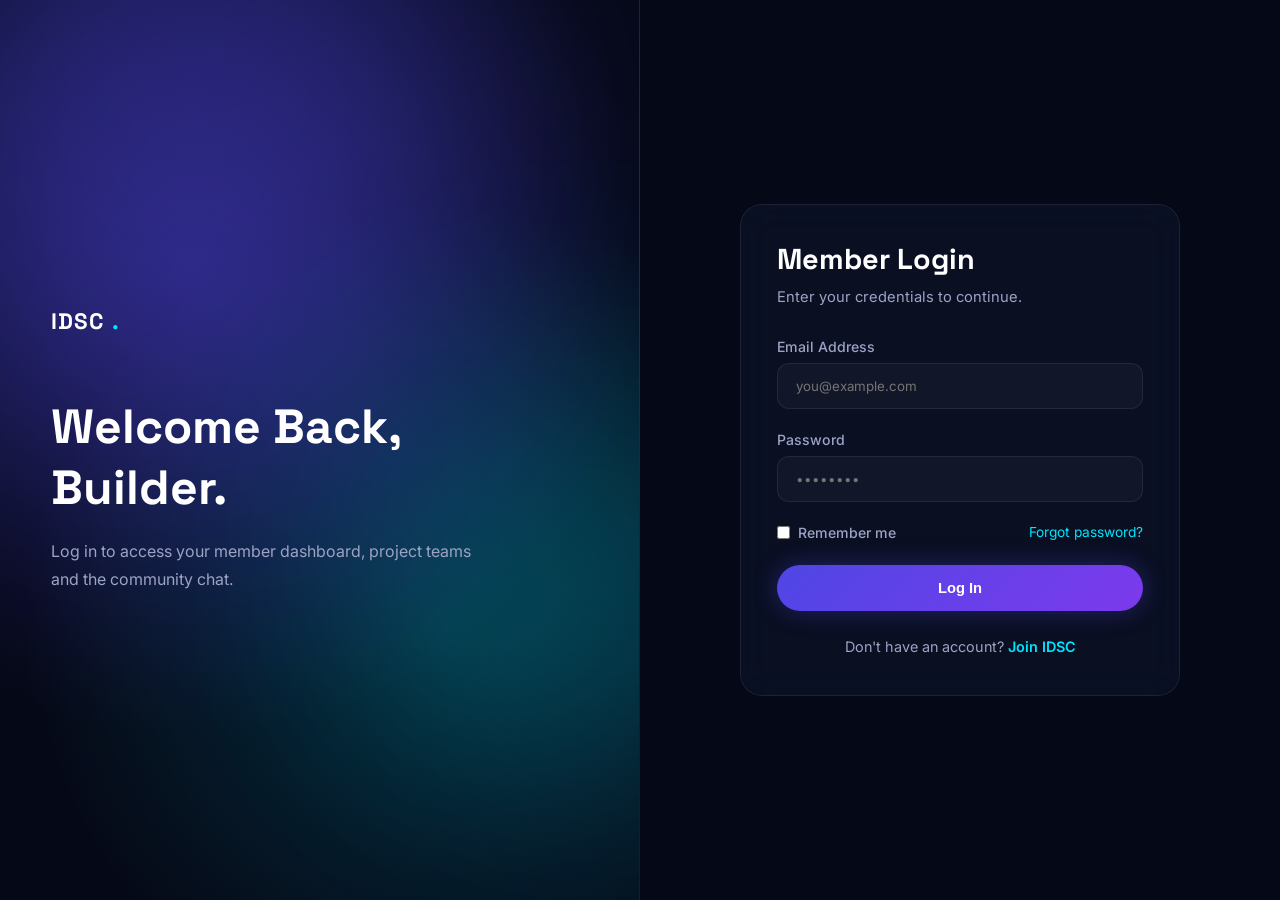
<file: login.html>
<!DOCTYPE html>
<html lang="en">
<head>
<meta charset="UTF-8">
<meta name="viewport" content="width=device-width, initial-scale=1.0">
<title>Login | IDSC</title>
<link rel="stylesheet" href="style.css">
</head>
<body>
<div id="loader"><span>IDSC.</span></div>
<div id="page-transition"></div>
<div class="cursor-glow"></div>

<main>
    <div class="split">
        <div class="split-visual">
            <div class="bg-fx" style="position:absolute;"><div class="blob blob-1"></div><div class="blob blob-3"></div></div>
            <a href="index.html" class="brand" style="position:relative; z-index:2; margin-bottom:60px;">IDSC<span class="brand-dot">.</span></a>
            <h1 style="position:relative; z-index:2; font-size:clamp(2rem,4vw,3rem); margin-bottom:20px;">Welcome Back, <span class="gradient">Builder.</span></h1>
            <p style="position:relative; z-index:2; color:var(--text-muted); max-width:420px; line-height:1.7;">Log in to access your member dashboard, project teams and the community chat.</p>
        </div>
        <div class="split-form">
            <div class="auth-box reveal-right in">
                <div class="card">
                    <h2 style="font-size:1.8rem; margin-bottom:8px;">Member Login</h2>
                    <p style="color:var(--text-muted); margin-bottom:28px; font-size:0.92rem;">Enter your credentials to continue.</p>
                    <form>
                        <div class="form-group">
                            <label for="lEmail">Email Address</label>
                            <input id="lEmail" type="email" class="form-control" placeholder="you@example.com" required>
                        </div>
                        <div class="form-group">
                            <label for="lPass">Password</label>
                            <input id="lPass" type="password" class="form-control" placeholder="••••••••" required>
                        </div>
                        <div class="checkbox-row">
                            <label style="display:flex; align-items:center; gap:8px; margin:0; color:var(--text-muted);"><input type="checkbox"> Remember me</label>
                            <a href="#">Forgot password?</a>
                        </div>
                        <button type="submit" class="btn-primary" style="width:100%; padding:15px;">Log In</button>
                    </form>
                    <p class="switch-link">Don't have an account? <a href="join.html">Join IDSC</a></p>
                </div>
            </div>
        </div>
    </div>
</main>

<script src="script.js"></script>
</body>
</html>
</file>
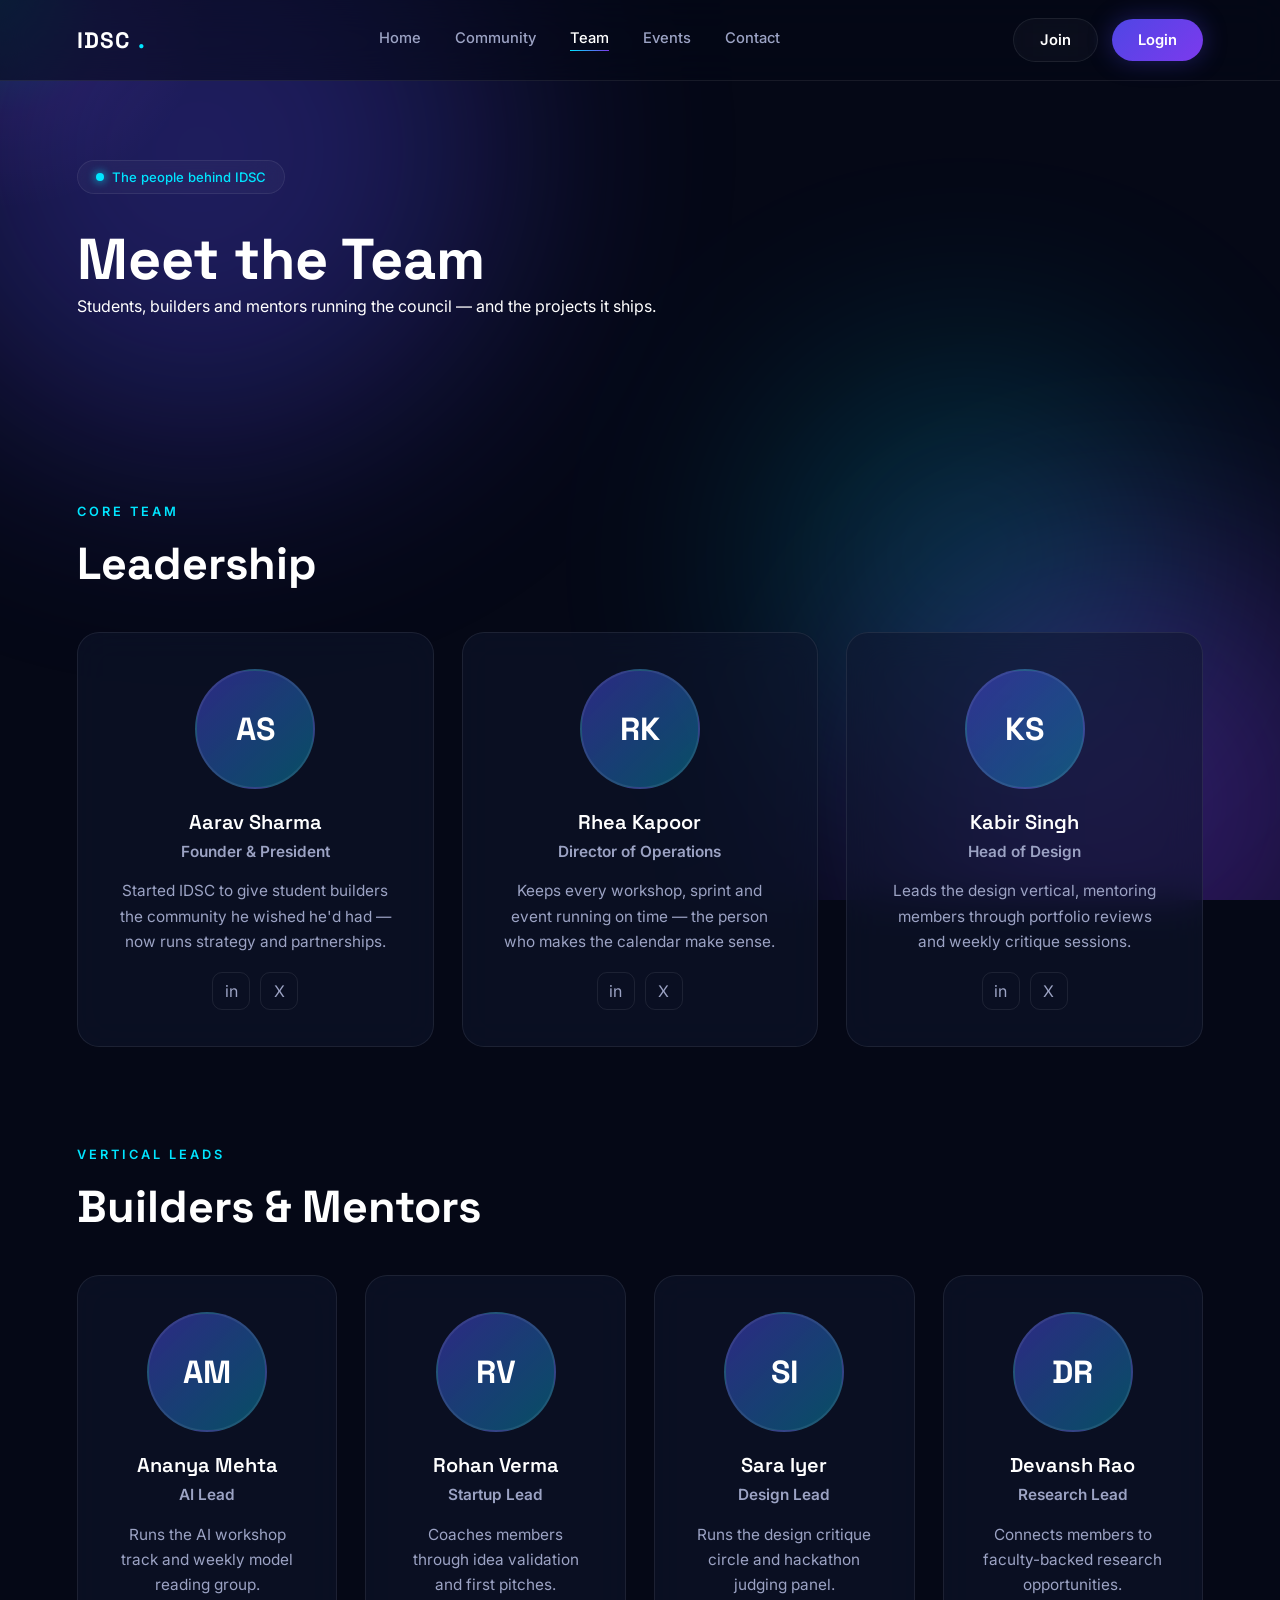
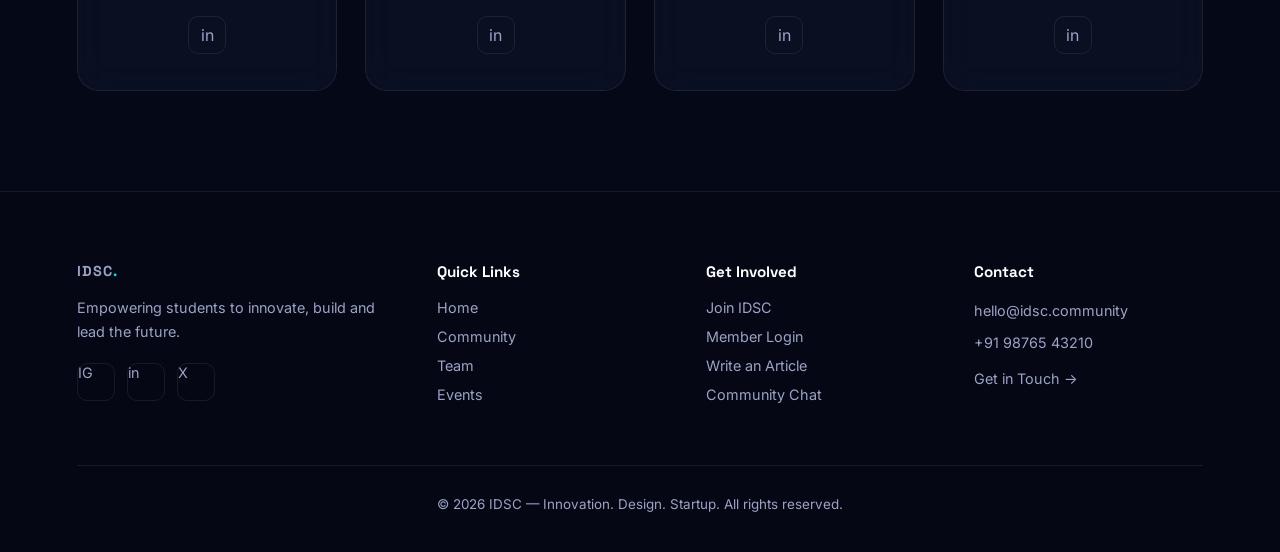
<file: team.html>
<!DOCTYPE html>
<html lang="en">
<head>
<meta charset="UTF-8">
<meta name="viewport" content="width=device-width, initial-scale=1.0">
<title>Team | IDSC</title>
<link rel="stylesheet" href="style.css">
</head>
<body>
<div id="loader"><span>IDSC.</span></div>
<div id="page-transition"></div>
<div class="cursor-glow"></div>
<div class="bg-fx"><div class="blob blob-1"></div><div class="blob blob-2"></div><div class="blob blob-3"></div></div>

<nav>
    <a href="index.html" class="brand">IDSC<span class="brand-dot">.</span></a>
    <div class="nav-links">
        <a href="index.html">Home</a>
        <a href="community.html">Community</a>
        <a href="team.html" class="active">Team</a>
        <a href="events.html">Events</a>
        <a href="contact.html">Contact</a>
    </div>
    <div class="nav-actions">
        <a href="join.html" class="btn-outline">Join</a>
        <a href="login.html" class="btn-primary">Login</a>
    </div>
    <div class="hamburger"><span></span><span></span><span></span></div>
</nav>

<main>
    <section class="hero-small">
        <div class="hero-eyebrow"><span class="pulse"></span> The people behind IDSC</div>
        <h1>Meet the <span class="gradient">Team</span></h1>
        <p class="sub">Students, builders and mentors running the council — and the projects it ships.</p>
    </section>

    <section class="section" style="padding-top:0;">
        <span class="eyebrow">Core Team</span>
        <h2 class="section-title" style="margin-bottom:40px;">Leadership</h2>
        <div class="grid grid-3 reveal">
            <div class="card team-card">
                <div class="team-photo">AS</div>
                <h3>Aarav Sharma</h3>
                <p class="team-role">Founder & President</p>
                <p class="team-bio">Started IDSC to give student builders the community he wished he'd had — now runs strategy and partnerships.</p>
                <div class="team-socials">
                    <a href="#" class="social-icon">in</a>
                    <a href="#" class="social-icon">X</a>
                </div>
            </div>
            <div class="card team-card">
                <div class="team-photo">RK</div>
                <h3>Rhea Kapoor</h3>
                <p class="team-role">Director of Operations</p>
                <p class="team-bio">Keeps every workshop, sprint and event running on time — the person who makes the calendar make sense.</p>
                <div class="team-socials">
                    <a href="#" class="social-icon">in</a>
                    <a href="#" class="social-icon">X</a>
                </div>
            </div>
            <div class="card team-card">
                <div class="team-photo">KS</div>
                <h3>Kabir Singh</h3>
                <p class="team-role">Head of Design</p>
                <p class="team-bio">Leads the design vertical, mentoring members through portfolio reviews and weekly critique sessions.</p>
                <div class="team-socials">
                    <a href="#" class="social-icon">in</a>
                    <a href="#" class="social-icon">X</a>
                </div>
            </div>
        </div>
    </section>

    <section class="section" style="padding-top:0;">
        <span class="eyebrow">Vertical Leads</span>
        <h2 class="section-title" style="margin-bottom:40px;">Builders & Mentors</h2>
        <div class="grid grid-4 reveal">
            <div class="card team-card">
                <div class="team-photo">AM</div>
                <h3>Ananya Mehta</h3>
                <p class="team-role">AI Lead</p>
                <p class="team-bio">Runs the AI workshop track and weekly model reading group.</p>
                <div class="team-socials"><a href="#" class="social-icon">in</a></div>
            </div>
            <div class="card team-card">
                <div class="team-photo">RV</div>
                <h3>Rohan Verma</h3>
                <p class="team-role">Startup Lead</p>
                <p class="team-bio">Coaches members through idea validation and first pitches.</p>
                <div class="team-socials"><a href="#" class="social-icon">in</a></div>
            </div>
            <div class="card team-card">
                <div class="team-photo">SI</div>
                <h3>Sara Iyer</h3>
                <p class="team-role">Design Lead</p>
                <p class="team-bio">Runs the design critique circle and hackathon judging panel.</p>
                <div class="team-socials"><a href="#" class="social-icon">in</a></div>
            </div>
            <div class="card team-card">
                <div class="team-photo">DR</div>
                <h3>Devansh Rao</h3>
                <p class="team-role">Research Lead</p>
                <p class="team-bio">Connects members to faculty-backed research opportunities.</p>
                <div class="team-socials"><a href="#" class="social-icon">in</a></div>
            </div>
        </div>
    </section>
</main>

<footer>
    <div class="footer-grid">
        <div class="footer-col">
            <a href="index.html" class="brand">IDSC<span class="brand-dot">.</span></a>
            <p style="margin-top:16px;">Empowering students to innovate, build and lead the future.</p>
            <div class="social-row">
                <a href="#" class="social-icon" aria-label="Instagram">IG</a>
                <a href="#" class="social-icon" aria-label="LinkedIn">in</a>
                <a href="#" class="social-icon" aria-label="X">X</a>
            </div>
        </div>
        <div class="footer-col">
            <h4>Quick Links</h4>
            <a href="index.html">Home</a>
            <a href="community.html">Community</a>
            <a href="team.html">Team</a>
            <a href="events.html">Events</a>
        </div>
        <div class="footer-col">
            <h4>Get Involved</h4>
            <a href="join.html">Join IDSC</a>
            <a href="login.html">Member Login</a>
            <a href="write-article.html">Write an Article</a>
            <a href="chat.html">Community Chat</a>
        </div>
        <div class="footer-col">
            <h4>Contact</h4>
            <p>hello@idsc.community</p>
            <p style="margin-top:8px;">+91 98765 43210</p>
            <a href="contact.html" style="margin-top:14px;">Get in Touch →</a>
        </div>
    </div>
    <div class="footer-bottom">&copy; 2026 IDSC — Innovation. Design. Startup. All rights reserved.</div>
</footer>

<script src="script.js"></script>
</body>
</html>
</file>
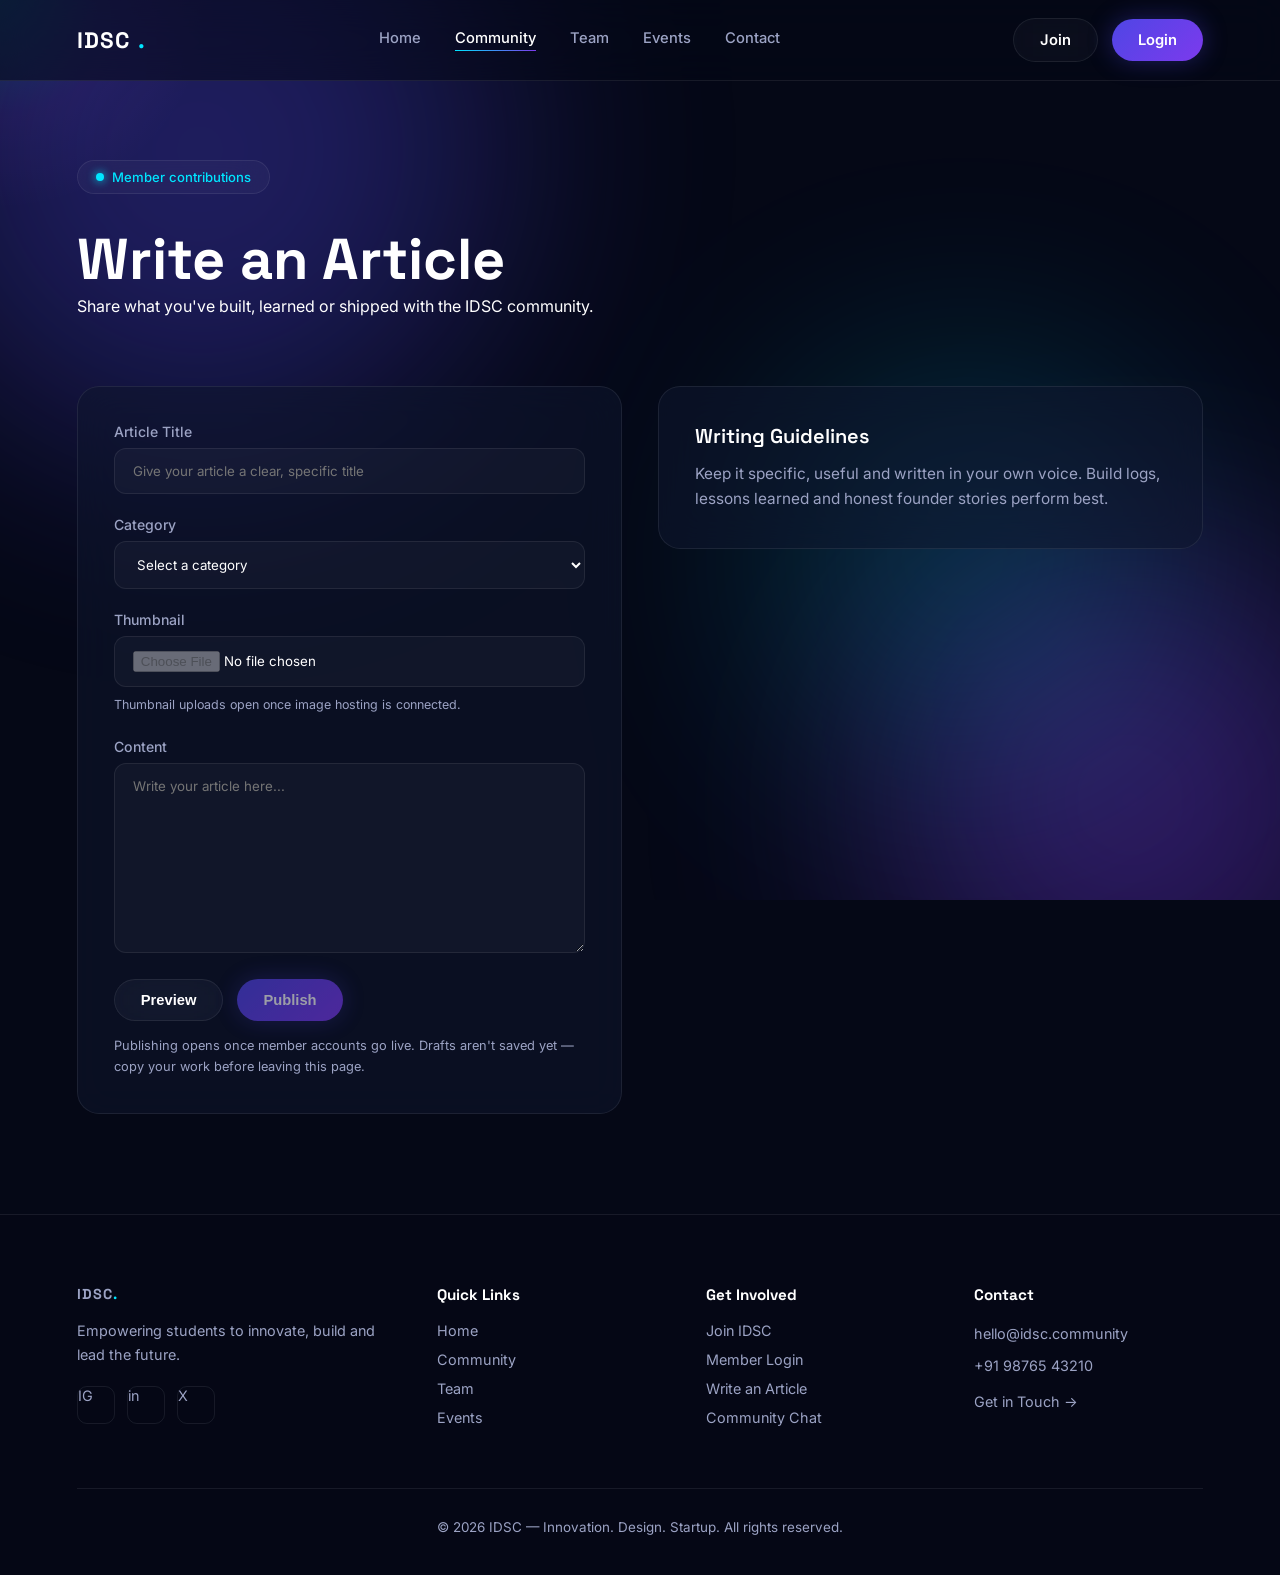
<file: write-article.html>
<!DOCTYPE html>
<html lang="en">
<head>
<meta charset="UTF-8">
<meta name="viewport" content="width=device-width, initial-scale=1.0">
<title>Write an Article | IDSC</title>
<link rel="stylesheet" href="style.css">
</head>
<body>
<div id="loader"><span>IDSC.</span></div>
<div id="page-transition"></div>
<div class="cursor-glow"></div>
<div class="bg-fx"><div class="blob blob-1"></div><div class="blob blob-2"></div><div class="blob blob-3"></div></div>

<nav>
    <a href="index.html" class="brand">IDSC<span class="brand-dot">.</span></a>
    <div class="nav-links">
        <a href="index.html">Home</a>
        <a href="community.html" class="active">Community</a>
        <a href="team.html">Team</a>
        <a href="events.html">Events</a>
        <a href="contact.html">Contact</a>
    </div>
    <div class="nav-actions">
        <a href="join.html" class="btn-outline">Join</a>
        <a href="login.html" class="btn-primary">Login</a>
    </div>
    <div class="hamburger"><span></span><span></span><span></span></div>
</nav>

<main>
    <section class="hero-small" style="min-height:34vh;">
        <div class="hero-eyebrow"><span class="pulse"></span> Member contributions</div>
        <h1>Write an <span class="gradient">Article</span></h1>
        <p class="sub">Share what you've built, learned or shipped with the IDSC community.</p>
    </section>

    <section class="section" style="padding-top:0;">
        <div class="grid grid-2" style="align-items:start; gap:36px;">
            <div class="card reveal-left">
                <form id="articleForm">
                    <div class="form-group">
                        <label for="artTitle">Article Title</label>
                        <input id="artTitle" type="text" class="form-control" placeholder="Give your article a clear, specific title" required>
                    </div>
                    <div class="form-group">
                        <label for="artCategory">Category</label>
                        <select id="artCategory" class="form-control" required>
                            <option value="">Select a category</option>
                            <option>AI</option>
                            <option>Startups</option>
                            <option>Design</option>
                            <option>Research</option>
                            <option>Projects</option>
                        </select>
                    </div>
                    <div class="form-group">
                        <label for="artThumb">Thumbnail</label>
                        <input id="artThumb" type="file" class="form-control" accept="image/*" disabled>
                        <p style="font-size:0.78rem; color:var(--text-muted); margin-top:8px;">Thumbnail uploads open once image hosting is connected.</p>
                    </div>
                    <div class="form-group">
                        <label for="artContent">Content</label>
                        <textarea id="artContent" class="form-control" rows="10" placeholder="Write your article here..." required></textarea>
                    </div>
                    <div style="display:flex; gap:14px; flex-wrap:wrap;">
                        <button type="button" id="previewBtn" class="btn-outline">Preview</button>
                        <button type="submit" class="btn-primary" disabled style="opacity:0.6; cursor:not-allowed;">Publish</button>
                    </div>
                    <p style="font-size:0.8rem; color:var(--text-muted); margin-top:14px;">Publishing opens once member accounts go live. Drafts aren't saved yet — copy your work before leaving this page.</p>
                </form>
            </div>

            <div class="reveal-right">
                <div class="card" style="margin-bottom:24px;">
                    <h3>Writing Guidelines</h3>
                    <p style="margin-top:10px;">Keep it specific, useful and written in your own voice. Build logs, lessons learned and honest founder stories perform best.</p>
                </div>
                <div id="previewPane" class="article-card" style="display:none;">
                    <div class="article-thumb"><span class="article-cat" id="previewCat">General</span></div>
                    <div class="article-body">
                        <div class="article-meta"><span>You</span><span class="dot"></span><span>Draft</span></div>
                        <h3 class="article-title" id="previewTitle">Untitled Article</h3>
                        <p class="article-excerpt" id="previewContent">Your article content will appear here...</p>
                    </div>
                </div>
            </div>
        </div>
    </section>
</main>

<footer>
    <div class="footer-grid">
        <div class="footer-col">
            <a href="index.html" class="brand">IDSC<span class="brand-dot">.</span></a>
            <p style="margin-top:16px;">Empowering students to innovate, build and lead the future.</p>
            <div class="social-row">
                <a href="#" class="social-icon" aria-label="Instagram">IG</a>
                <a href="#" class="social-icon" aria-label="LinkedIn">in</a>
                <a href="#" class="social-icon" aria-label="X">X</a>
            </div>
        </div>
        <div class="footer-col">
            <h4>Quick Links</h4>
            <a href="index.html">Home</a>
            <a href="community.html">Community</a>
            <a href="team.html">Team</a>
            <a href="events.html">Events</a>
        </div>
        <div class="footer-col">
            <h4>Get Involved</h4>
            <a href="join.html">Join IDSC</a>
            <a href="login.html">Member Login</a>
            <a href="write-article.html">Write an Article</a>
            <a href="chat.html">Community Chat</a>
        </div>
        <div class="footer-col">
            <h4>Contact</h4>
            <p>hello@idsc.community</p>
            <p style="margin-top:8px;">+91 98765 43210</p>
            <a href="contact.html" style="margin-top:14px;">Get in Touch →</a>
        </div>
    </div>
    <div class="footer-bottom">&copy; 2026 IDSC — Innovation. Design. Startup. All rights reserved.</div>
</footer>

<script src="script.js"></script>
</body>
</html>
</file>
<file: style.css>
@import url('https://fonts.googleapis.com/css2?family=Space+Grotesk:wght@400;500;600;700;800&family=Inter:wght@300;400;500;600;700&display=swap');

:root {
    --bg: #050816;
    --card: #10162F;
    --card-soft: rgba(16, 22, 47, 0.55);
    --primary: #4F46E5;
    --accent: #00E5FF;
    --secondary: #7C3AED;
    --text: #FFFFFF;
    --text-muted: #9CA3C4;
    --border: rgba(255, 255, 255, 0.08);
    --border-hover: rgba(0, 229, 255, 0.35);
    --blur: blur(18px);
}

* { margin: 0; padding: 0; box-sizing: border-box; }

html { scroll-behavior: smooth; }

body {
    background: var(--bg);
    color: var(--text);
    font-family: 'Inter', sans-serif;
    overflow-x: hidden;
    position: relative;
}

h1, h2, h3, h4, h5, h6, .brand { font-family: 'Space Grotesk', sans-serif; }

a { color: inherit; }

::selection { background: var(--accent); color: #050816; }

/* ---------- Background atmosphere ---------- */
.bg-fx {
    position: fixed;
    inset: 0;
    z-index: 0;
    overflow: hidden;
    pointer-events: none;
}
.blob {
    position: absolute;
    border-radius: 50%;
    filter: blur(120px);
    opacity: 0.35;
    animation: drift 18s ease-in-out infinite;
}
.blob-1 { width: 600px; height: 600px; background: var(--primary); top: -150px; left: -100px; }
.blob-2 { width: 500px; height: 500px; background: var(--secondary); bottom: -150px; right: -100px; animation-delay: -6s; }
.blob-3 { width: 400px; height: 400px; background: var(--accent); top: 40%; left: 60%; animation-delay: -12s; opacity: 0.18; }
@keyframes drift { 0%, 100% { transform: translate(0,0) scale(1); } 50% { transform: translate(40px,-30px) scale(1.08); } }

.particle {
    position: absolute;
    width: 3px; height: 3px;
    background: var(--accent);
    border-radius: 50%;
    opacity: 0.5;
    animation: rise linear infinite;
}
@keyframes rise {
    0% { transform: translateY(0); opacity: 0; }
    10% { opacity: 0.6; }
    90% { opacity: 0.6; }
    100% { transform: translateY(-100vh); opacity: 0; }
}

.cursor-glow {
    position: fixed;
    width: 420px; height: 420px;
    background: radial-gradient(circle, rgba(0,229,255,0.16) 0%, rgba(124,58,237,0.08) 40%, transparent 70%);
    border-radius: 50%;
    pointer-events: none;
    transform: translate(-50%, -50%);
    z-index: 1;
    mix-blend-mode: screen;
    transition: opacity 0.3s;
}

/* ---------- Loader ---------- */
#loader {
    position: fixed; inset: 0; z-index: 9999;
    background: var(--bg);
    display: flex; justify-content: center; align-items: center;
    font-size: 1.8rem; font-weight: 700; letter-spacing: 6px;
    color: var(--text);
}
#loader span { background: linear-gradient(90deg, var(--accent), var(--secondary)); -webkit-background-clip: text; -webkit-text-fill-color: transparent; }

/* ---------- Nav ---------- */
nav {
    position: fixed; top: 0; width: 100%; z-index: 1000;
    display: flex; justify-content: space-between; align-items: center;
    padding: 18px 6%;
    background: rgba(5, 8, 22, 0.55);
    backdrop-filter: var(--blur);
    -webkit-backdrop-filter: var(--blur);
    border-bottom: 1px solid var(--border);
}
.brand { font-size: 1.4rem; font-weight: 800; letter-spacing: 1px; text-decoration: none; display: flex; align-items: center; gap: 8px; }
.brand-dot { color: var(--accent); }
.nav-links { display: flex; gap: 34px; align-items: center; }
.nav-links a {
    position: relative; text-decoration: none; color: var(--text-muted);
    font-size: 0.92rem; font-weight: 500; padding-bottom: 4px; transition: color 0.3s;
}
.nav-links a::after {
    content: ""; position: absolute; left: 0; bottom: 0; width: 0; height: 1.5px;
    background: linear-gradient(90deg, var(--accent), var(--secondary));
    transition: width 0.3s ease;
}
.nav-links a:hover { color: var(--text); }
.nav-links a:hover::after, .nav-links a.active::after { width: 100%; }
.nav-links a.active { color: var(--text); }
.nav-actions { display: flex; align-items: center; gap: 14px; }
.hamburger { display: none; flex-direction: column; gap: 5px; cursor: pointer; z-index: 1100; }
.hamburger span { width: 24px; height: 2px; background: var(--text); transition: 0.3s; }

/* ---------- Buttons ---------- */
.btn-primary, .btn-outline {
    display: inline-flex; align-items: center; justify-content: center; gap: 8px;
    padding: 12px 26px; border-radius: 30px; font-weight: 600; font-size: 0.92rem;
    text-decoration: none; cursor: pointer; border: none; position: relative; overflow: hidden;
    transition: transform 0.25s ease, box-shadow 0.25s ease;
}
.btn-primary {
    background: linear-gradient(135deg, var(--primary), var(--secondary));
    color: #fff; box-shadow: 0 0 25px rgba(79, 70, 229, 0.35);
}
.btn-primary:hover { transform: translateY(-2px); box-shadow: 0 0 35px rgba(0, 229, 255, 0.45); }
.btn-outline {
    background: rgba(255,255,255,0.03); color: var(--text);
    border: 1px solid var(--border); backdrop-filter: var(--blur);
}
.btn-outline:hover { border-color: var(--border-hover); transform: translateY(-2px); background: rgba(0,229,255,0.06); }

.ripple { position: absolute; border-radius: 50%; background: rgba(255,255,255,0.5); transform: scale(0); animation: ripple-anim 0.6s linear; pointer-events: none; }
@keyframes ripple-anim { to { transform: scale(3); opacity: 0; } }

/* ---------- Layout ---------- */
main { position: relative; z-index: 2; }
.section { padding: 110px 6% 100px; max-width: 1320px; margin: 0 auto; }
.section-tight { padding: 70px 6%; max-width: 1320px; margin: 0 auto; }
.eyebrow { color: var(--accent); font-size: 0.8rem; font-weight: 600; letter-spacing: 3px; text-transform: uppercase; margin-bottom: 16px; display: block; }
.section-title { font-size: clamp(2rem, 4vw, 2.8rem); font-weight: 700; margin-bottom: 16px; }
.section-sub { color: var(--text-muted); max-width: 640px; font-size: 1.05rem; line-height: 1.6; margin-bottom: 50px; }
.center { text-align: center; margin-left: auto; margin-right: auto; }

/* ---------- Hero ---------- */
.hero {
    min-height: 100vh; display: flex; flex-direction: column; justify-content: center; align-items: center;
    text-align: center; padding: 160px 6% 100px; position: relative;
}
.hero-eyebrow {
    display: inline-flex; align-items: center; gap: 8px; padding: 8px 18px; border-radius: 30px;
    border: 1px solid var(--border); background: rgba(255,255,255,0.03); backdrop-filter: var(--blur);
    color: var(--accent); font-size: 0.82rem; font-weight: 500; margin-bottom: 28px;
}
.hero-eyebrow .pulse { width: 8px; height: 8px; border-radius: 50%; background: var(--accent); box-shadow: 0 0 10px var(--accent); animation: pulse 2s infinite; }
@keyframes pulse { 0%, 100% { opacity: 1; } 50% { opacity: 0.3; } }
.hero h1 {
    font-size: clamp(2.6rem, 7vw, 5.4rem); font-weight: 800; line-height: 1.08; margin-bottom: 24px;
    letter-spacing: -1px;
}
.hero h1 .gradient { background: linear-gradient(90deg, var(--accent), var(--primary), var(--secondary)); -webkit-background-clip: text; -webkit-text-fill-color: transparent; background-size: 200% auto; animation: gradient-flow 6s linear infinite; }
@keyframes gradient-flow { to { background-position: 200% center; } }
.typing-line { font-family: 'Space Grotesk', sans-serif; font-weight: 600; color: var(--accent); font-size: clamp(1.1rem, 2.4vw, 1.6rem); margin-bottom: 18px; min-height: 1.6em; }
.typing-cursor { display: inline-block; width: 3px; background: var(--accent); margin-left: 2px; animation: blink 0.8s step-end infinite; }
@keyframes blink { 50% { opacity: 0; } }
.hero p.sub { color: var(--text-muted); font-size: 1.15rem; max-width: 620px; margin-bottom: 42px; line-height: 1.7; }
.hero-btns { display: flex; gap: 18px; flex-wrap: wrap; justify-content: center; }

.hero-small { min-height: 56vh; padding: 160px 6% 70px; }
.hero-small h1 { font-size: clamp(2.2rem, 5vw, 3.6rem); }

/* ---------- Cards & Grids ---------- */
.grid { display: grid; gap: 28px; }
.grid-2 { grid-template-columns: repeat(2, 1fr); }
.grid-3 { grid-template-columns: repeat(3, 1fr); }
.grid-4 { grid-template-columns: repeat(4, 1fr); }

.card {
    background: var(--card-soft); border: 1px solid var(--border); border-radius: 22px;
    padding: 36px; position: relative; overflow: hidden; backdrop-filter: var(--blur);
    transition: transform 0.35s ease, border-color 0.35s ease, box-shadow 0.35s ease;
}
.card::before {
    content: ""; position: absolute; inset: 0; border-radius: 22px; padding: 1px;
    background: linear-gradient(135deg, transparent, transparent); opacity: 0; transition: opacity 0.35s;
}
.card:hover { transform: translateY(-6px); border-color: var(--border-hover); box-shadow: 0 20px 60px rgba(0, 229, 255, 0.08); }

.card-icon {
    width: 54px; height: 54px; border-radius: 16px; display: flex; align-items: center; justify-content: center;
    font-size: 1.5rem; margin-bottom: 22px;
    background: linear-gradient(135deg, rgba(79,70,229,0.25), rgba(0,229,255,0.15));
    border: 1px solid var(--border);
}
.card h3 { font-size: 1.25rem; margin-bottom: 12px; font-weight: 600; }
.card p { color: var(--text-muted); line-height: 1.65; font-size: 0.96rem; }

/* ---------- Stats ---------- */
.stats-bar {
    display: grid; grid-template-columns: repeat(4, 1fr); gap: 20px;
    background: var(--card-soft); border: 1px solid var(--border); border-radius: 24px;
    padding: 46px 30px; backdrop-filter: var(--blur);
}
.stat { text-align: center; }
.stat-num {
    font-size: clamp(2rem, 4vw, 2.8rem); font-weight: 800; font-family: 'Space Grotesk';
    background: linear-gradient(90deg, var(--accent), var(--secondary)); -webkit-background-clip: text; -webkit-text-fill-color: transparent;
}
.stat-label { color: var(--text-muted); font-size: 0.9rem; margin-top: 6px; }

/* ---------- Article cards ---------- */
.article-card { background: var(--card-soft); border: 1px solid var(--border); border-radius: 20px; overflow: hidden; backdrop-filter: var(--blur); transition: transform 0.3s ease, border-color 0.3s ease; display: flex; flex-direction: column; }
.article-card:hover { transform: translateY(-5px); border-color: var(--border-hover); }
.article-thumb { height: 170px; background: linear-gradient(135deg, rgba(79,70,229,0.4), rgba(0,229,255,0.2)); position: relative; }
.article-cat { position: absolute; top: 14px; left: 14px; background: rgba(5,8,22,0.7); border: 1px solid var(--border); padding: 5px 14px; border-radius: 20px; font-size: 0.72rem; font-weight: 600; letter-spacing: 1px; text-transform: uppercase; color: var(--accent); }
.article-body { padding: 24px; flex: 1; display: flex; flex-direction: column; }
.article-meta { display: flex; align-items: center; gap: 10px; font-size: 0.8rem; color: var(--text-muted); margin-bottom: 12px; }
.article-meta .dot { width: 3px; height: 3px; background: var(--text-muted); border-radius: 50%; }
.article-title { font-size: 1.12rem; font-weight: 600; margin-bottom: 10px; line-height: 1.4; }
.article-excerpt { color: var(--text-muted); font-size: 0.9rem; line-height: 1.6; margin-bottom: 18px; flex: 1; }
.article-footer { display: flex; justify-content: space-between; align-items: center; border-top: 1px solid var(--border); padding-top: 16px; }
.article-actions { display: flex; gap: 16px; color: var(--text-muted); font-size: 0.85rem; }
.article-actions span { display: flex; align-items: center; gap: 5px; cursor: pointer; transition: color 0.2s; }
.article-actions span:hover { color: var(--accent); }
.read-more { color: var(--accent); text-decoration: none; font-size: 0.85rem; font-weight: 600; }

/* ---------- Pills / categories ---------- */
.pill-row { display: flex; gap: 12px; flex-wrap: wrap; margin-bottom: 50px; }
.pill { padding: 9px 20px; border-radius: 30px; border: 1px solid var(--border); background: rgba(255,255,255,0.02); color: var(--text-muted); font-size: 0.86rem; cursor: pointer; transition: all 0.25s; }
.pill:hover, .pill.active { border-color: var(--border-hover); color: var(--text); background: rgba(0,229,255,0.08); }

.search-bar { position: relative; max-width: 520px; margin: 0 auto 50px; }
.search-bar input { width: 100%; padding: 16px 20px 16px 50px; border-radius: 16px; border: 1px solid var(--border); background: rgba(255,255,255,0.03); color: var(--text); font-family: 'Inter'; outline: none; transition: border-color 0.3s; backdrop-filter: var(--blur); }
.search-bar input:focus { border-color: var(--border-hover); }
.search-icon { position: absolute; left: 18px; top: 50%; transform: translateY(-50%); color: var(--text-muted); }

/* ---------- Forms ---------- */
.form-group { margin-bottom: 22px; }
label { display: block; margin-bottom: 8px; color: var(--text-muted); font-size: 0.88rem; font-weight: 500; }
.form-control {
    width: 100%; padding: 14px 18px; border-radius: 12px; border: 1px solid var(--border);
    background: rgba(255,255,255,0.03); color: var(--text); font-family: 'Inter'; outline: none;
    transition: border-color 0.3s, box-shadow 0.3s;
}
.form-control:focus { border-color: var(--accent); box-shadow: 0 0 0 3px rgba(0,229,255,0.1); }
textarea.form-control { resize: vertical; min-height: 120px; }
select.form-control { cursor: pointer; }

/* ---------- Footer ---------- */
footer { border-top: 1px solid var(--border); padding: 70px 6% 40px; position: relative; z-index: 2; background: rgba(5,8,22,0.6); }
.footer-grid { display: grid; grid-template-columns: 1.4fr 1fr 1fr 1fr; gap: 40px; max-width: 1320px; margin: 0 auto 50px; }
.footer-col h4 { font-size: 0.95rem; margin-bottom: 18px; color: var(--text); }
.footer-col p { color: var(--text-muted); font-size: 0.9rem; line-height: 1.7; }
.footer-col a { display: block; color: var(--text-muted); text-decoration: none; font-size: 0.9rem; margin-bottom: 12px; transition: color 0.2s; }
.footer-col a:hover { color: var(--accent); }
.social-row { display: flex; gap: 12px; margin-top: 18px; }
.social-icon { width: 38px; height: 38px; border-radius: 10px; border: 1px solid var(--border); display: flex; align-items: center; justify-content: center; text-decoration: none; color: var(--text-muted); transition: all 0.25s; }
.social-icon:hover { border-color: var(--border-hover); color: var(--accent); transform: translateY(-3px); }
.footer-bottom { text-align: center; color: var(--text-muted); font-size: 0.84rem; max-width: 1320px; margin: 0 auto; padding-top: 30px; border-top: 1px solid var(--border); }

/* ---------- Team ---------- */
.team-card { text-align: center; }
.team-photo { width: 120px; height: 120px; border-radius: 50%; margin: 0 auto 20px; background: linear-gradient(135deg, rgba(79,70,229,0.5), rgba(0,229,255,0.3)); border: 2px solid var(--border); display: flex; align-items: center; justify-content: center; font-size: 2rem; font-weight: 700; font-family: 'Space Grotesk'; transition: transform 0.3s, border-color 0.3s; }
.team-card:hover .team-photo { transform: scale(1.06); border-color: var(--accent); }
.team-card h3 { margin-bottom: 4px; }
.team-role { color: var(--accent); font-size: 0.85rem; font-weight: 600; margin-bottom: 14px; }
.team-bio { color: var(--text-muted); font-size: 0.9rem; line-height: 1.6; margin-bottom: 18px; }
.team-socials { display: flex; gap: 10px; justify-content: center; }

/* ---------- Coming Soon (Events) ---------- */
.coming-soon { min-height: 80vh; display: flex; flex-direction: column; align-items: center; justify-content: center; text-align: center; padding: 160px 6% 100px; }
.coming-illustration { width: 220px; height: 220px; margin-bottom: 40px; position: relative; }
.orbit-ring { position: absolute; inset: 0; border: 1px solid var(--border); border-radius: 50%; }
.orbit-ring.r2 { inset: 30px; border-style: dashed; border-color: rgba(0,229,255,0.25); animation: spin 14s linear infinite; }
.orbit-ring.r3 { inset: 60px; border-color: rgba(124,58,237,0.3); }
.orbit-dot { position: absolute; width: 14px; height: 14px; border-radius: 50%; background: var(--accent); box-shadow: 0 0 20px var(--accent); top: -7px; left: calc(50% - 7px); }
@keyframes spin { to { transform: rotate(360deg); } }
.coming-core { position: absolute; inset: 80px; border-radius: 50%; background: radial-gradient(circle, rgba(79,70,229,0.5), rgba(0,229,255,0.1)); display: flex; align-items: center; justify-content: center; font-size: 1.8rem; }
.countdown { display: flex; gap: 18px; margin-top: 36px; }
.countdown .cd-box { background: var(--card-soft); border: 1px solid var(--border); border-radius: 14px; padding: 16px 20px; min-width: 80px; backdrop-filter: var(--blur); }
.countdown .cd-num { font-size: 1.8rem; font-weight: 700; font-family: 'Space Grotesk'; color: var(--accent); }
.countdown .cd-label { font-size: 0.75rem; color: var(--text-muted); text-transform: uppercase; letter-spacing: 1px; margin-top: 4px; }

/* ---------- Chat ---------- */
.chat-shell { display: grid; grid-template-columns: 280px 1fr; gap: 0; border: 1px solid var(--border); border-radius: 24px; overflow: hidden; height: 640px; background: var(--card-soft); backdrop-filter: var(--blur); }
.chat-sidebar { border-right: 1px solid var(--border); padding: 24px 18px; overflow-y: auto; }
.chat-sidebar h4 { font-size: 0.8rem; text-transform: uppercase; letter-spacing: 1px; color: var(--text-muted); margin-bottom: 16px; }
.chat-contact { display: flex; align-items: center; gap: 12px; padding: 12px; border-radius: 14px; cursor: pointer; transition: background 0.2s; margin-bottom: 6px; }
.chat-contact:hover, .chat-contact.active { background: rgba(255,255,255,0.04); }
.chat-avatar { width: 40px; height: 40px; border-radius: 50%; background: linear-gradient(135deg, var(--primary), var(--accent)); display: flex; align-items: center; justify-content: center; font-weight: 700; font-size: 0.85rem; flex-shrink: 0; }
.chat-contact-name { font-size: 0.9rem; font-weight: 600; }
.chat-contact-msg { font-size: 0.78rem; color: var(--text-muted); white-space: nowrap; overflow: hidden; text-overflow: ellipsis; max-width: 150px; }
.chat-main { display: flex; flex-direction: column; }
.chat-header { padding: 20px 26px; border-bottom: 1px solid var(--border); display: flex; align-items: center; gap: 14px; }
.online-dot { width: 9px; height: 9px; border-radius: 50%; background: #22d3ee; box-shadow: 0 0 8px #22d3ee; }
.chat-body { flex: 1; padding: 26px; overflow-y: auto; display: flex; flex-direction: column; gap: 16px; }
.msg { max-width: 65%; padding: 14px 18px; border-radius: 18px; line-height: 1.55; font-size: 0.92rem; }
.msg-in { background: rgba(255,255,255,0.05); border: 1px solid var(--border); align-self: flex-start; border-bottom-left-radius: 4px; }
.msg-out { background: linear-gradient(135deg, var(--primary), var(--secondary)); align-self: flex-end; border-bottom-right-radius: 4px; }
.chat-input-row { padding: 18px 22px; border-top: 1px solid var(--border); display: flex; gap: 12px; }
.chat-input-row input { flex: 1; }

/* ---------- Login / Join split ---------- */
.split { display: grid; grid-template-columns: 1fr 1fr; min-height: 100vh; }
.split-visual { position: relative; display: flex; flex-direction: column; justify-content: center; padding: 8%; background: radial-gradient(circle at 30% 30%, rgba(79,70,229,0.35), transparent 60%), radial-gradient(circle at 70% 70%, rgba(0,229,255,0.18), transparent 55%), var(--bg); border-right: 1px solid var(--border); }
.split-form { display: flex; align-items: center; justify-content: center; padding: 8%; }
.auth-box { width: 100%; max-width: 440px; }
.auth-box .switch-link { text-align: center; margin-top: 24px; color: var(--text-muted); font-size: 0.9rem; }
.auth-box .switch-link a { color: var(--accent); text-decoration: none; font-weight: 600; }
.checkbox-row { display: flex; justify-content: space-between; align-items: center; margin-bottom: 24px; font-size: 0.86rem; color: var(--text-muted); }
.checkbox-row a { color: var(--accent); text-decoration: none; }

/* ---------- FAQ ---------- */
.faq-item { border: 1px solid var(--border); border-radius: 16px; margin-bottom: 14px; overflow: hidden; background: var(--card-soft); backdrop-filter: var(--blur); }
.faq-q { padding: 20px 24px; display: flex; justify-content: space-between; align-items: center; cursor: pointer; font-weight: 600; font-size: 0.96rem; }
.faq-icon { transition: transform 0.3s; color: var(--accent); }
.faq-item.open .faq-icon { transform: rotate(45deg); }
.faq-a { max-height: 0; overflow: hidden; transition: max-height 0.35s ease, padding 0.35s ease; padding: 0 24px; color: var(--text-muted); font-size: 0.9rem; line-height: 1.7; }
.faq-item.open .faq-a { max-height: 220px; padding: 0 24px 22px; }

/* ---------- Reveal animations ---------- */
.reveal { opacity: 0; transform: translateY(40px); transition: opacity 0.8s ease, transform 0.8s ease; }
.reveal.in { opacity: 1; transform: translateY(0); }
.reveal-zoom { opacity: 0; transform: scale(0.92); transition: opacity 0.7s ease, transform 0.7s ease; }
.reveal-zoom.in { opacity: 1; transform: scale(1); }
.reveal-left { opacity: 0; transform: translateX(-40px); transition: opacity 0.8s ease, transform 0.8s ease; }
.reveal-left.in { opacity: 1; transform: translateX(0); }
.reveal-right { opacity: 0; transform: translateX(40px); transition: opacity 0.8s ease, transform 0.8s ease; }
.reveal-right.in { opacity: 1; transform: translateX(0); }

/* ---------- Page transition overlay ---------- */
#page-transition { position: fixed; inset: 0; background: var(--bg); z-index: 9998; transform: translateY(-100%); pointer-events: none; }
#page-transition.active { animation: page-out 0.6s ease forwards; }
@keyframes page-out { 0% { transform: translateY(-100%); } 50% { transform: translateY(0); } 100% { transform: translateY(100%); } }

/* ---------- Responsive ---------- */
@media (max-width: 1024px) {
    .grid-4 { grid-template-columns: repeat(2, 1fr); }
    .footer-grid { grid-template-columns: 1fr 1fr; }
    .split { grid-template-columns: 1fr; }
    .split-visual { display: none; }
}
@media (max-width: 860px) {
    .nav-links { position: fixed; top: 0; right: -100%; width: 70%; max-width: 320px; height: 100vh; background: rgba(5,8,22,0.96); backdrop-filter: var(--blur); flex-direction: column; justify-content: center; gap: 30px; transition: right 0.4s ease; }
    .nav-links.open { right: 0; }
    .hamburger { display: flex; }
    .nav-actions .btn-outline { display: none; }
    .grid-2, .grid-3 { grid-template-columns: 1fr; }
    .stats-bar { grid-template-columns: repeat(2, 1fr); }
    .chat-shell { grid-template-columns: 1fr; height: auto; }
    .chat-sidebar { display: none; }
}
@media (max-width: 540px) {
    .grid-4 { grid-template-columns: 1fr; }
    .countdown { gap: 10px; }
    .countdown .cd-box { min-width: 60px; padding: 12px 14px; }
}

@media (prefers-reduced-motion: reduce) {
    *, *::before, *::after { animation-duration: 0.01ms !important; animation-iteration-count: 1 !important; transition-duration: 0.01ms !important; }
}

a:focus-visible, button:focus-visible, input:focus-visible, textarea:focus-visible { outline: 2px solid var(--accent); outline-offset: 3px; }
</file>
